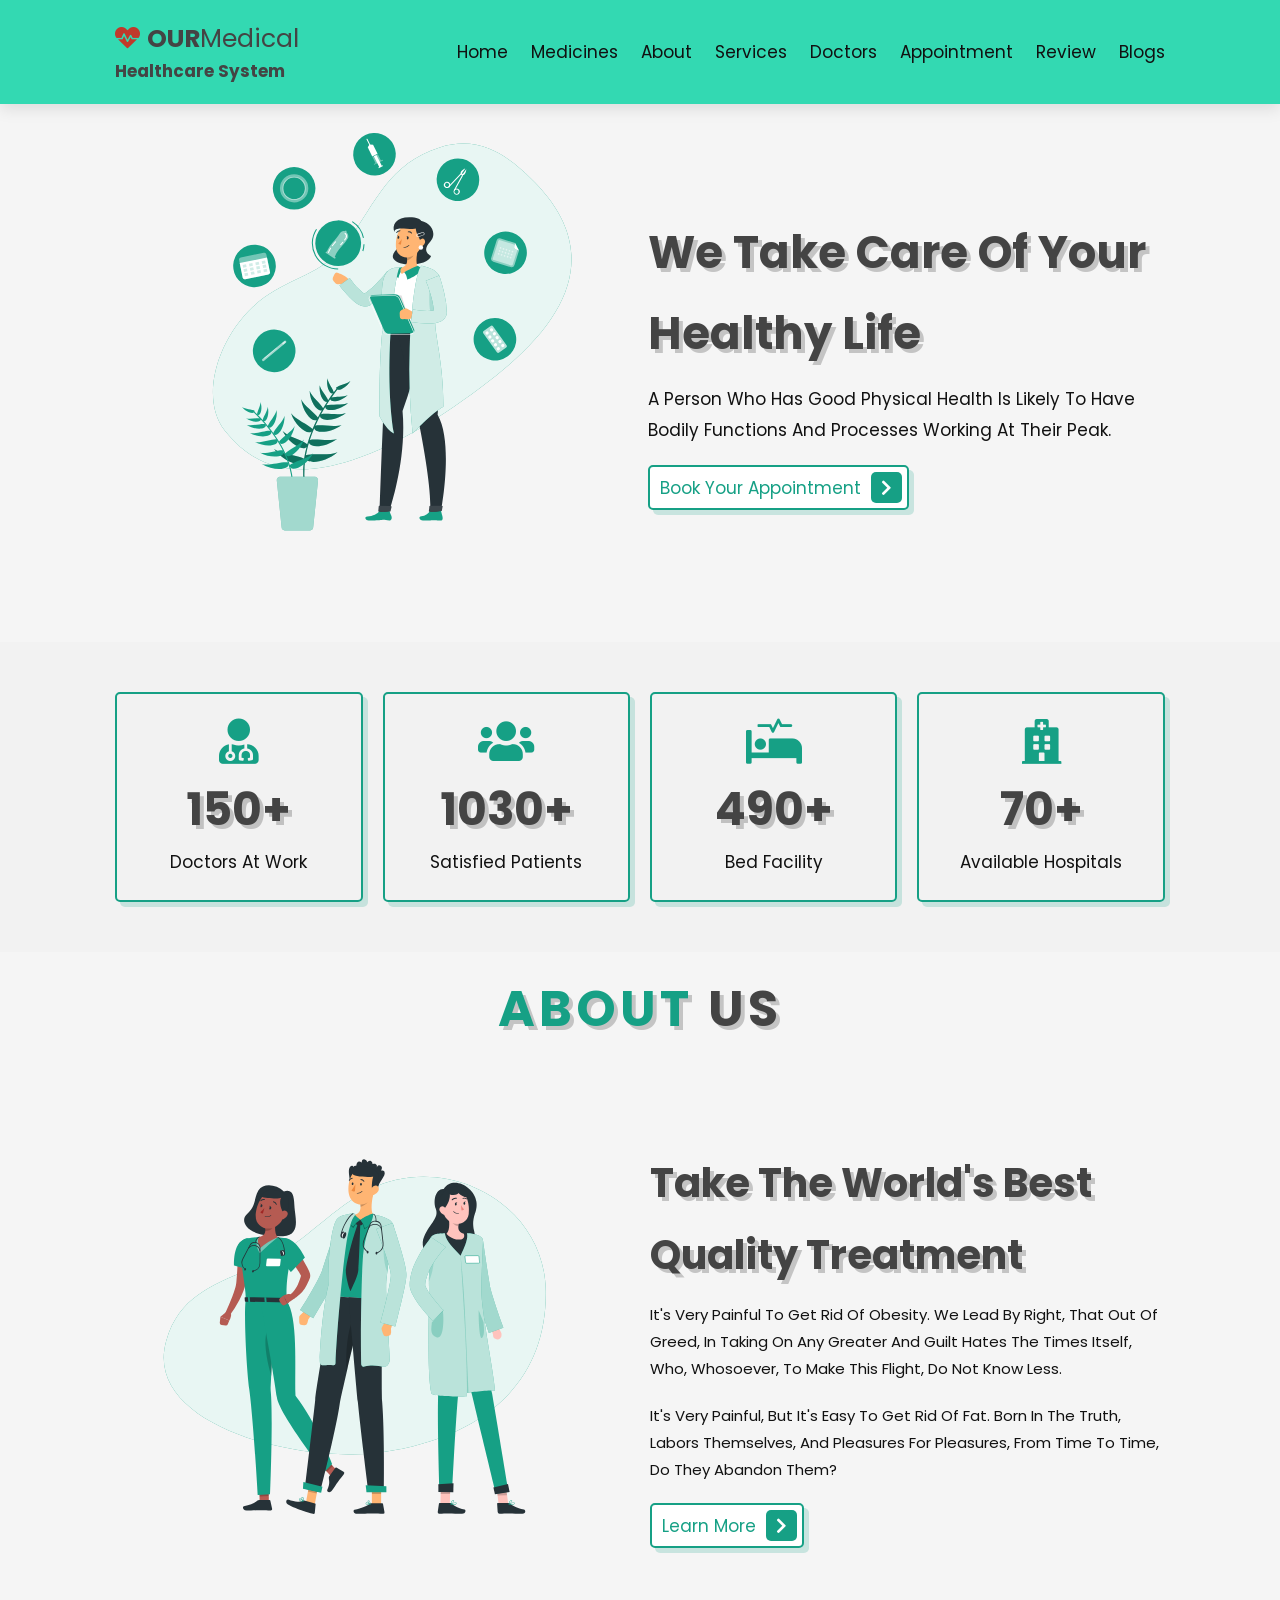
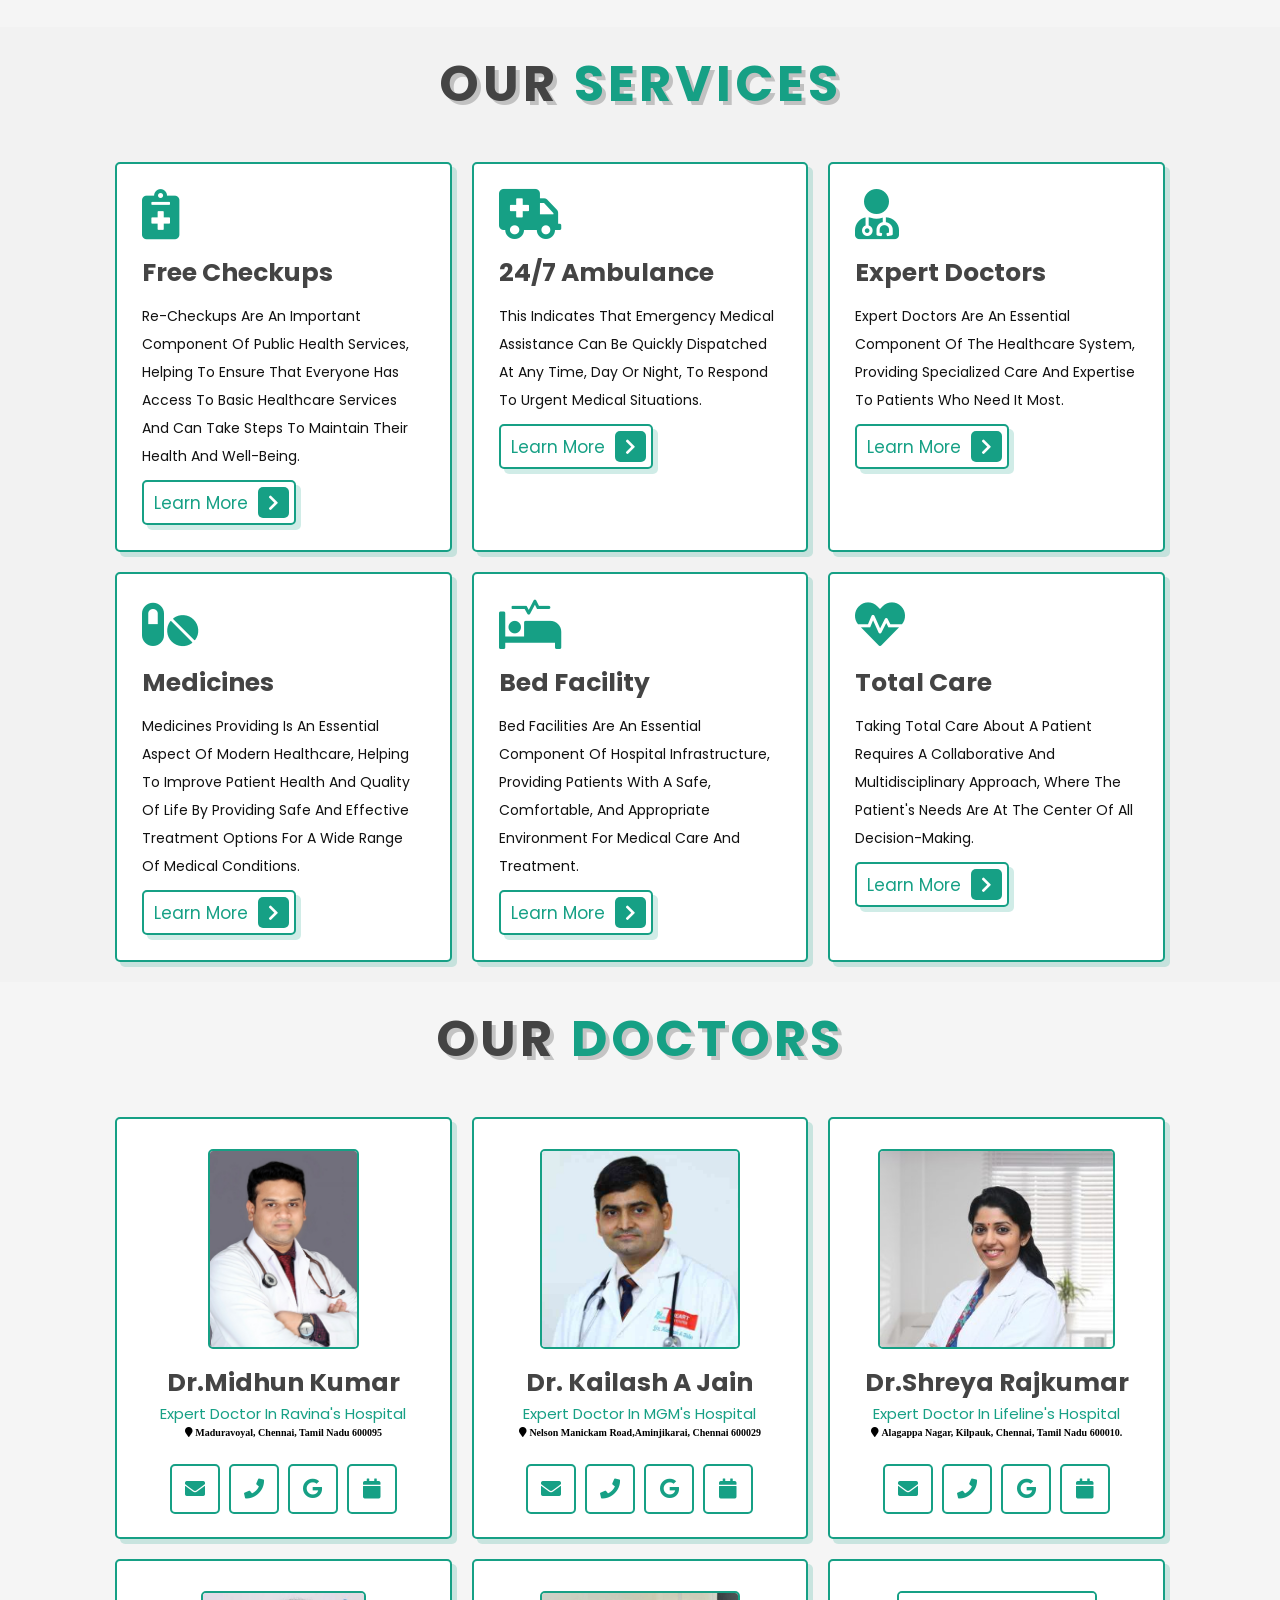
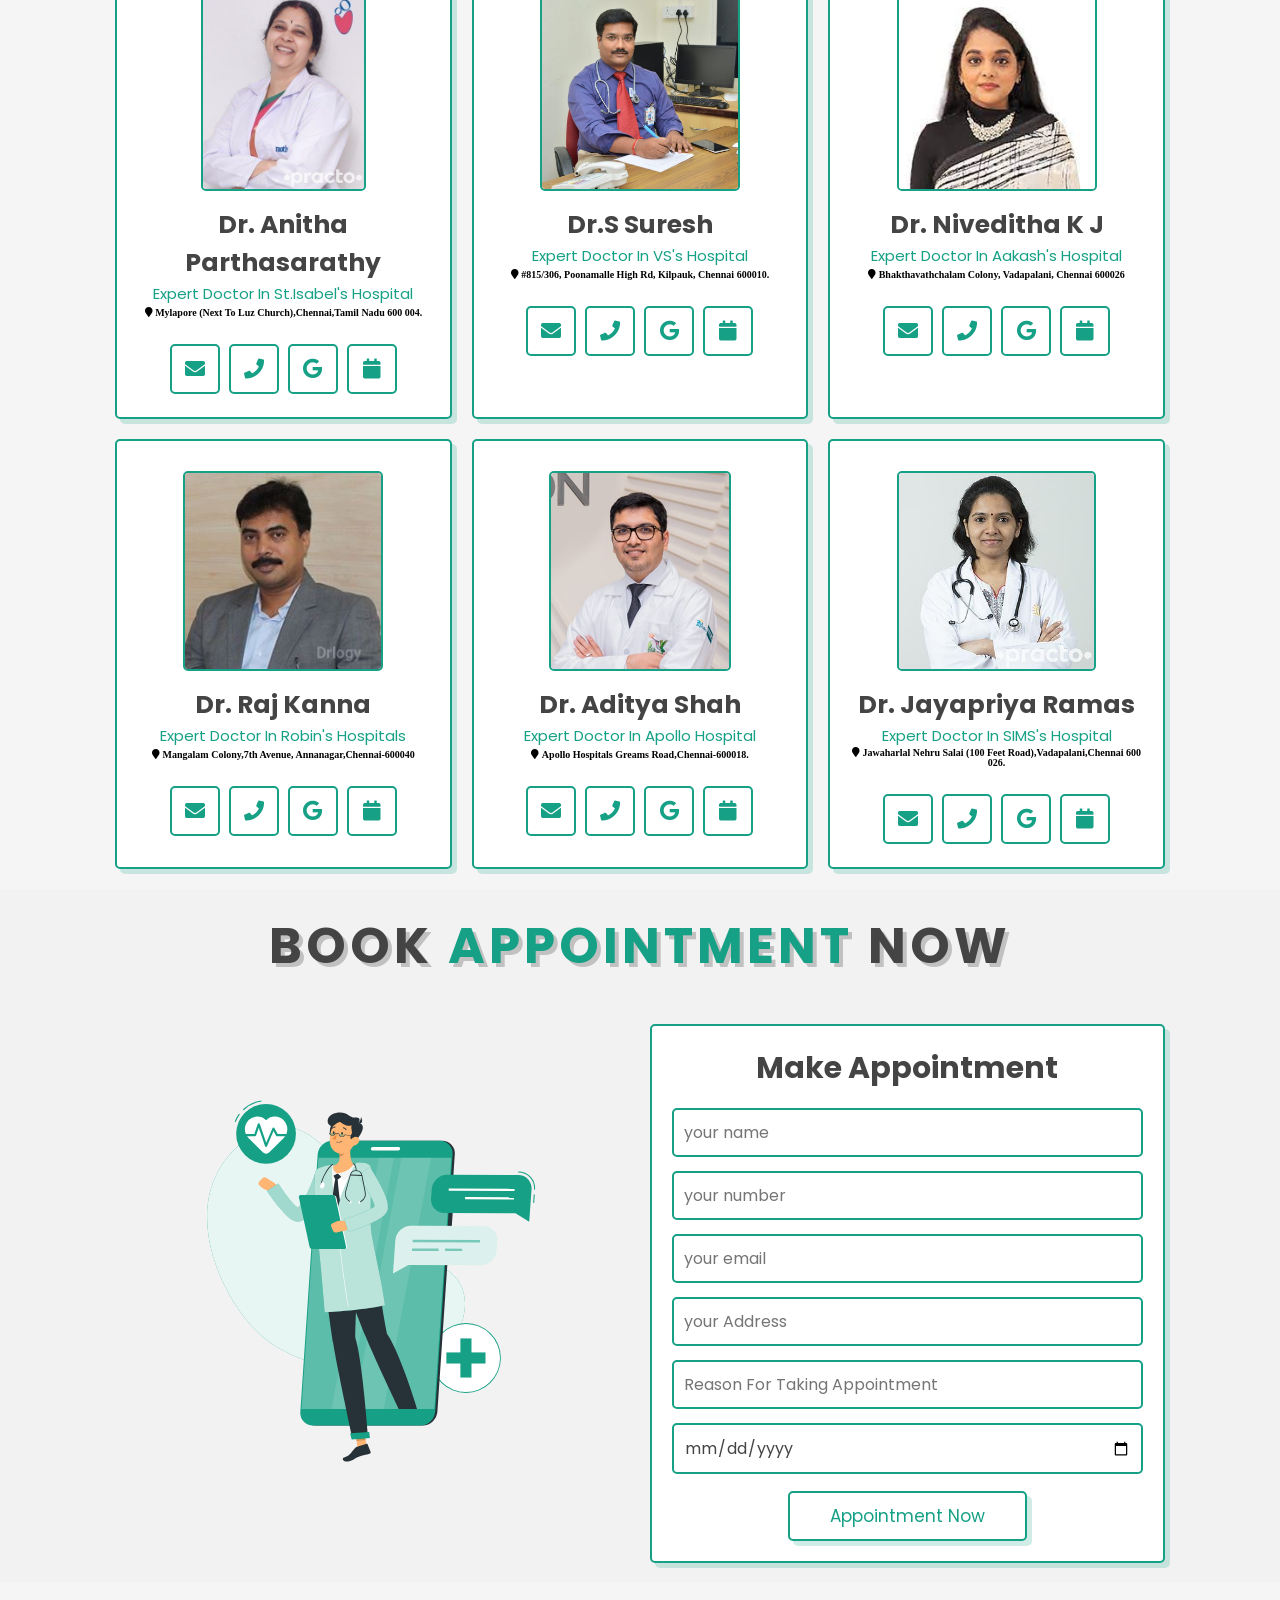
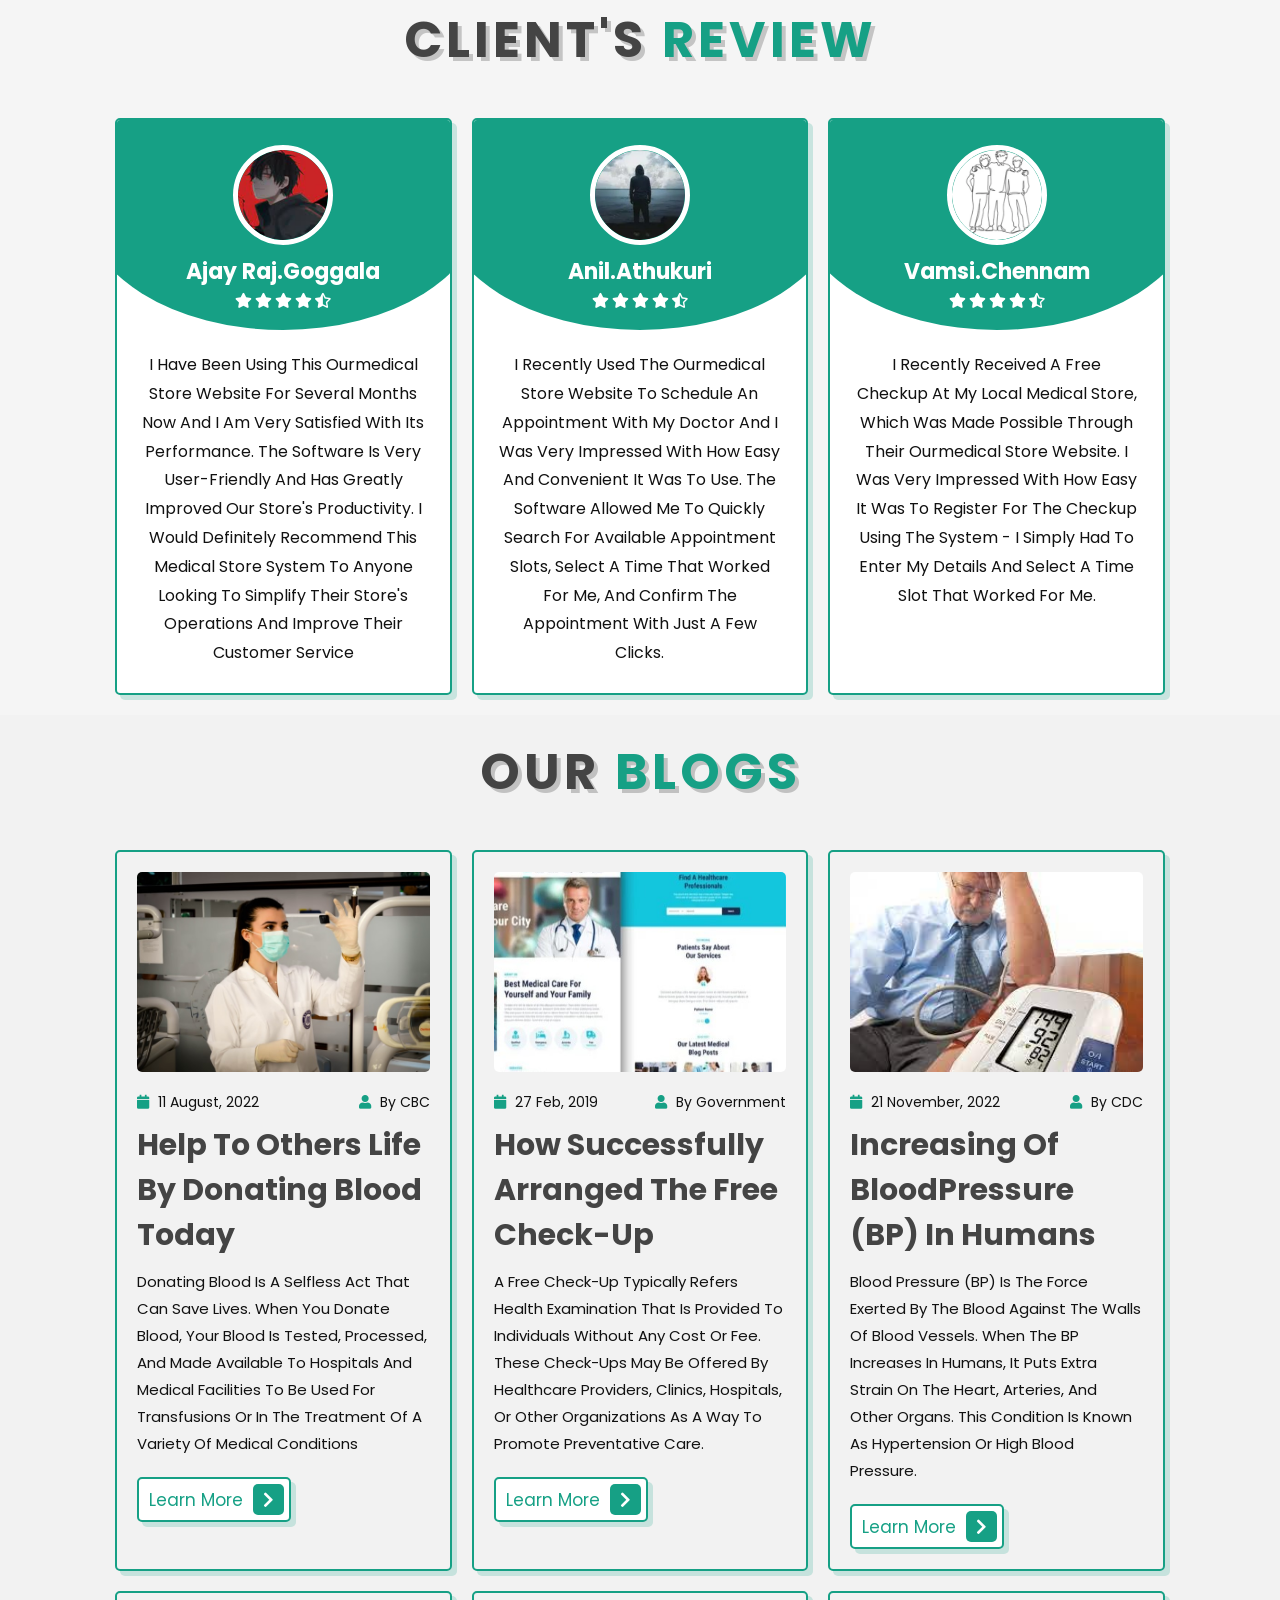
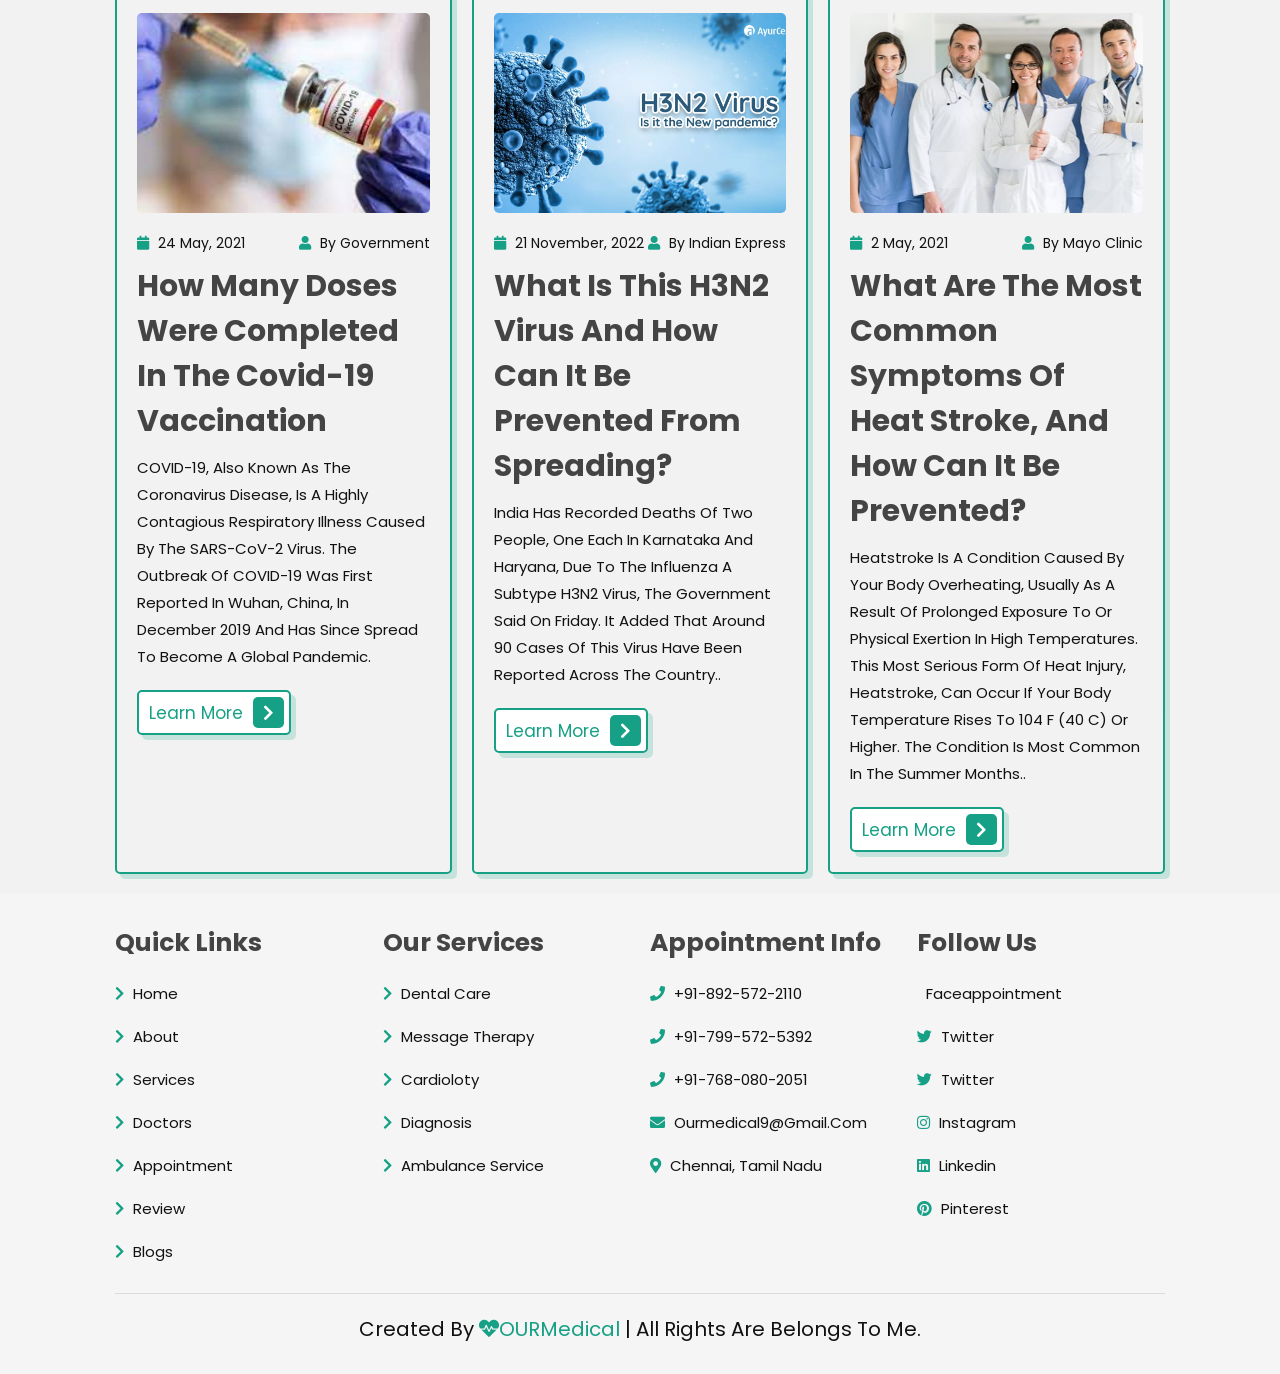
<file: index.html>
<!DOCTYPE html>
<html lang="en">
<head>
    <meta charset="UTF-8">
    <meta http-equiv="X-UA-Compatible" content="IE=edge">
    <meta name="viewport" content="width=device-width, initial-scale=1.0">
    <title>OURMedical</title>
    <link rel="icon" href="Favicon.png">

    <!-- font awesome cdn link  -->
    <link rel="stylesheet" href="https://cdnjs.cloudflare.com/ajax/libs/font-awesome/5.15.4/css/all.min.css">

    <!-- custom css file link  -->
    <link rel="stylesheet" href="css/style.css">

</head>
<body>
    
<!-- header section starts  -->

<header class="header">

    <a href="index.html" class="logo"> <i class="fas fa-heartbeat"></i> <strong>OUR</strong>Medical <br><h6>healthcare system</h6></a>

    <nav class="navbar">
        <a href="index.html">home</a>
        <a href="medico/index.html">medicines</a>
        <a href="#about">about</a>
        <a href="#services">services</a>
        <a href="#doctors">doctors</a>
        <a href="#appointment">appointment</a>
        <a href="#review">review</a>
        <a href="#blogs">blogs</a>
        
    </nav>

    <div id="menu-btn" class="fas fa-bars"></div>

</header>

<!-- header section ends -->

<!-- home section starts  -->

<section class="home" id="home">

    <div class="image">
        <img src="image/home-img.svg" alt="">
    </div>

    <div class="content">
        <h3>we take care of your healthy life</h3>
        <p> A person who has good physical health is likely to have bodily functions and processes working at their peak.</p>
        <a href="#appointment" class="btn"> Book Your appointment <span class="fas fa-chevron-right"></span> </a>
    </div>

</section>

<!-- home section ends -->

<!-- icons section starts  -->

<section class="icons-container">

    <div class="icons">
        <i class="fas fa-user-md"></i>
        <h3>150+</h3>
        <p>doctors at work</p>
    </div>

    <div class="icons">
        <i class="fas fa-users"></i>
        <h3>1030+</h3>
        <p>satisfied patients</p>
    </div>

    <div class="icons">
        <i class="fas fa-procedures"></i>
        <h3>490+</h3>
        <p>bed facility</p>
    </div>

    <div class="icons">
        <i class="fas fa-hospital"></i>
        <h3>70+</h3>
        <p>available hospitals</p>
    </div>

</section>

<!-- icons section ends -->

<!-- about section starts  -->

<section class="about" id="about">

    <h1 class="heading"> <span>about</span> us </h1>

    <div class="row">

        <div class="image">
            <img src="image/about-img.svg" alt="">
        </div>

        <div class="content">
            <h3>take the world's best quality treatment</h3>
            <p>It's very painful to get rid of obesity. We lead by right, that out of greed, in taking on any greater and guilt hates the times itself, who, whosoever, to make this flight, do not know less.</p>
            <p>It's very painful, but it's easy to get rid of fat. Born in the truth, labors themselves, and pleasures for pleasures, from time to time, do they abandon them?</p>
            <a href="#" class="btn"> learn more <span class="fas fa-chevron-right"></span> </a>
        </div>

    </div>

</section>

<!-- about section ends -->

<!-- services section starts  -->

<section class="services" id="services">

    <h1 class="heading"> our <span>services</span> </h1>

    <div class="box-container">

        <div class="box">
            <i class="fas fa-notes-medical"></i>
            <h3>free checkups</h3>
            <p>re-checkups are an important component of public health services, helping to ensure that everyone has access to basic healthcare services and can take steps to maintain their health and well-being.</p>
            <a href="checkup.html" class="btn"> learn more <span class="fas fa-chevron-right"></span> </a>
        </div>

        <div class="box">
            <i class="fas fa-ambulance"></i>
            <h3>24/7 ambulance</h3>
            <p>This indicates that emergency medical assistance can be quickly dispatched at any time, day or night, to respond to urgent medical situations.</p>
            <a href="ambul.html" class="btn"> learn more <span class="fas fa-chevron-right"></span> </a>
        </div>

        <div class="box">
            <i class="fas fa-user-md"></i>
            <h3>expert doctors</h3>
            <p>Expert doctors are an essential component of the healthcare system, providing specialized care and expertise to patients who need it most.</p>
            <a href="experts.html" class="btn"> learn more <span class="fas fa-chevron-right"></span> </a>
        </div>

        <div class="box">
            <i class="fas fa-pills"></i>
            <h3>medicines</h3>
            <p>medicines providing is an essential aspect of modern healthcare, helping to improve patient health and quality of life by providing safe and effective treatment options for a wide range of medical conditions.</p>
            <a href="medic.html" class="btn"> learn more <span class="fas fa-chevron-right"></span> </a>
        </div>

        <div class="box">
            <i class="fas fa-procedures"></i>
            <h3>bed facility</h3>
            <p>bed facilities are an essential component of hospital infrastructure, providing patients with a safe, comfortable, and appropriate environment for medical care and treatment.</p>
            <a href="bed.html" class="btn"> learn more <span class="fas fa-chevron-right"></span> </a>
        </div>

        <div class="box">
            <i class="fas fa-heartbeat"></i>
            <h3>total care</h3>
            <p>taking total care about a patient requires a collaborative and multidisciplinary approach, where the patient's needs are at the center of all decision-making.</p>
            <a href="care.html" class="btn"> learn more <span class="fas fa-chevron-right"></span> </a>
        </div>

    </div>

</section>

<!-- services section ends -->



<!-- doctors section starts  -->

<section class="doctors" id="doctors">

    <h1 class="heading"> our <span>doctors</span> </h1>

    <div class="box-container">

        <div class="box">
            <img src="image/doc-1.jpg" alt="">
            <h3>Dr.midhun kumar</h3>
            <span>expert doctor in Ravina's hospital</span>
            <p><i class="fa fa-map-marker"> Maduravoyal, Chennai, Tamil Nadu 600095</i></p>
            <div class="share">
            <a class="fa fa-envelope" href="mailto:contact@ravinahospital.com"></a>
                <a href="tel:9840036349" class="fa fa-phone"></a>
                <a href="https://www.ravinahospital.com/" class="fab fa-google"></a>
                <a href="https://www.lybrate.com/chennai/clinic/sundaram-hospital-tiruttani" class="fa fa-calendar"></a>
                
            </div>
        </div>

        <div class="box">
            <img src="image/doc-2.jpg" alt="">
            <h3>Dr. Kailash A Jain</h3>
            <span>expert doctor in MGM's hospital</span>
            <p><i class="fa fa-map-marker"> Nelson Manickam Road,Aminjikarai, Chennai 600029</i></p>
            <div class="share">
            <a href="mailto:info@mgmhealthcare.in" class="fa fa-envelope"></a>
                <a href="tel:+914442004200" class="fa fa-phone"></a>
                <a href="https://mgmhealthcare.in/neurosciences-spinal-disorder/overview/?utm_source=google&utm_medium=cpc&utm_campaign=js_neuro&gclid=CjwKCAjw5dqgBhBNEiwA7PryaIrBBPxL2aZOfN28bF6gnsv1wS7STVQVLU7K-qsvzBvV4w2HzczbHxoCnW4QAvD_BwE" class="fab fa-google"></a>
                <a href="https://www.practo.com/chennai/doctor/dr-kailash-a-jain-cardiac-surgeon" class="fa fa-calendar"></a>
            </div>
        </div>

        <div class="box">
            <img src="image/doc-3.jpg" alt="">
            <h3>Dr.shreya rajkumar</h3>
            <span>expert doctor in lifeline's hospital</span>
            <p><i class="fa fa-map-marker"> Alagappa Nagar, Kilpauk, Chennai, Tamil Nadu 600010.</i></p>
            <div class="share">
            <a href="mailto:nat@llh.bz" class="fa fa-envelope"></a>
                <a href="tel:96772 22333" class="fa fa-phone"></a>
                <a href="https://thelifelinehospitals.com/" class="fab fa-google"></a>
                <a href="https://thelifelinehospitals.com/book-appointment/" class="fa fa-calendar"></a>
            </div>
        </div>

        <div class="box">
            <img src="image/doc-4.jpg" alt="">
            <h3>Dr. Anitha Parthasarathy</h3>
            <span>expert doctor in St.Isabel's Hospital</span>
            <p><i class="fa fa-map-marker"> Mylapore (next to Luz Church),Chennai,Tamil Nadu 600 004.</i></p>
            <div class="share">
            <a href="info@stisabelshospital.in" class="fa fa-envelope"></a>
                <a href="tel:+9144 2499 1081,+9144 2499 1082" class="fa fa-phone"></a>
                <a href="https://stisabelshospital.in/" class="fab fa-google"></a>
                <a href="https://www.practo.com/chennai/doctor/dr-anitha-parthasarathy-gynecologist-obstetrician-4?specialization=Gynecologist&practice_id=645546" class="fa fa-calendar"></a>
            </div>
        </div>

        <div class="box">
            <img src="image/doc-5.jpg" alt="">
            <h3>Dr.S Suresh</h3>
            <span>expert doctor in VS's Hospital</span>
            <p><i class="fa fa-map-marker"> #815/306, Poonamalle High Rd, Kilpauk, Chennai 600010.  </i></p>
            <div class="share">
                <a href="mailto:hrd@vshospitals.com" class="fa fa-envelope"></a>
                <a href="tel:+91-9962 242 000, +91 44 4200 1000" class="fa fa-phone"></a>
                <a href="https://vshospitals.com/" class="fab fa-google"></a>
                <a href="https://www.practo.com/chennai/doctor/dr-s-suresh-oncologist" class="fa fa-calendar"></a>
            </div>
        </div>

        <div class="box">
            <img src="image/doc-6.jpg" alt="">
            <h3>Dr. Niveditha K J</h3>
            <span>expert doctor in Aakash's Hospital</span>
            <p><i class="fa fa-map-marker"> Bhakthavathchalam Colony, Vadapalani, Chennai 600026 </i></p>
            <div class="share">
                <a href="mailto:frontdesk@aakashfertilitycenter.in" class="fa fa-envelope"></a>
                <a href="tel:+9172999 74701" class="fa fa-phone"></a>
                <a href="https://aakashfertilitycentre.in/" class="fab fa-google"></a>
                <a href="https://www.practo.com/chennai/doctor/niveditha-k-j-gynecologist-obstetrician/recommended?practice_id=700889&specialization=Gynecologist&referrer=doctor_listing" class="fa fa-calendar"></a>
            </div>
        </div>
        <div class="box">
            <img src="image/doc-7.jpg" alt="">
            <h3>Dr. Raj Kanna</h3>
            <span>expert doctor in robin's hospitals</span>
            <p><i class="fa fa-map-marker">  Mangalam Colony,7th Avenue, Annanagar,Chennai-600040 </i></p>
            <div class="share">
                <a href="mailto:info@robinhospitals.com" class="fa fa-envelope"></a>
                <a href="tel:+919444444911" class="fa fa-phone"></a>
                <a href="https://www.robinhospitals.com/" class="fab fa-google"></a>
                <a href="https://www.practo.com/chennai/doctor/dr-kanna-orthopedist" class="fa fa-calendar"></a>
            </div>
        </div>
        <div class="box">
            <img src="image/doc-8.jpg" alt="">
            <h3>Dr. Aditya Shah</h3>
            <span>expert doctor in Apollo Hospital</span>
            <p><i class="fa fa-map-marker"> Apollo Hospitals Greams Road,Chennai-600018. </i></p>
            <div class="share">
                <a href="mailto:contactus@apollospectra.com" class="fa fa-envelope"></a>
                <a href="tel:8448440991" class="fa fa-phone"></a>
                <a href="https://www.apollospectra.com/chennai/alwarpet/our-hospitals/best-hospital-in-alwarpet-chennai" class="fab fa-google"></a>
                <a href="https://www.apollo247.com/doctors/4ca6bfec-b729-4246-9a10-c88c06fdf193?utm_source=askapollo_web&utm_medium=web_redirection" class="fa fa-calendar"></a>
            </div>
        </div>
        <div class="box">
            <img src="image/doc-9.jpg" alt="">
            <h3>Dr. Jayapriya Ramas</h3>
            <span>expert doctor in SIMS's Hospital</span>
            <p><i class="fa fa-map-marker"> Jawaharlal Nehru Salai (100 Feet Road),Vadapalani,Chennai 600 026. </i></p>
            <div class="share">
                <a href="mailto:enquiry@simshospitals.com" class="fa fa-envelope"></a>
                <a href="tel:8754045269" class="fa fa-phone"></a>
                <a href="https://simshospitals.com/" class="fab fa-google"></a>
                <a href="https://www.practo.com/chennai/doctor/jayapriya-ramas-gastroenterologist?specialization=Laparoscopic%20Surgeon&practice_id=1192041" class="fa fa-calendar"></a>
            </div>
        </div>

    </div>

</section>

<!-- doctors section ends -->

<!-- appointmenting section starts   -->

<section class="appointment" id="appointment">

    <h1 class="heading"> book <span>appointment</span> now </h1>    

    <div class="row">

        <div class="image">
            <img src="image/appointment-img.svg" alt="">
        </div>

        <!-- <form action="signup.php" method="post"> -->
            <form action="appoint.html" method="post">
            <h3>make appointment</h3>
            <input type="text"name="name" placeholder="your name" class="box" required>
            <input type="number"name="number" placeholder="your number" class="box" required>
            <input type="email"name="email" placeholder="your email" class="box" required>
            <input type="text"name="Address" placeholder="your Address" class="box" required>
            <input type="text"name="Reason" placeholder="Reason For Taking Appointment" class="box" required>
            <input type="date"name="date" class="box" required>
            <input type="submit" name="submit" value="appointment now" class="btn">
        </form>

    </div>

</section>

<!-- appointmenting section ends -->

<!-- review section starts  -->

<section class="review" id="review">
    
    <h1 class="heading"> client's <span>review</span> </h1>

    <div class="box-container">

        <div class="box">
            <img src="image/pic-1.png" alt="">
            <h3>Ajay Raj.Goggala</h3>
            <div class="stars">
                <i class="fas fa-star"></i>
                <i class="fas fa-star"></i>
                <i class="fas fa-star"></i>
                <i class="fas fa-star"></i>
                <i class="fas fa-star-half-alt"></i>
            </div>
            <p class="text">I have been using this Ourmedical store website for several months now and I am very satisfied with its performance. The software is very user-friendly and has greatly improved our store's productivity. I would definitely recommend this medical store  system to anyone looking to simplify their store's operations and improve their customer service</p>
        </div>

        <div class="box">
            <img src="image/pic-2.png" alt="">
            <h3>Anil.Athukuri</h3>
            <div class="stars">
                <i class="fas fa-star"></i>
                <i class="fas fa-star"></i>
                <i class="fas fa-star"></i>
                <i class="fas fa-star"></i>
                <i class="fas fa-star-half-alt"></i>
            </div>
            <p class="text">I recently used the Ourmedical store website to schedule an appointment with my doctor and I was very impressed with how easy and convenient it was to use. The software allowed me to quickly search for available appointment slots, select a time that worked for me, and confirm the appointment with just a few clicks.</p>
        </div>

        <div class="box">
            <img src="image/pic-3.png" alt="">
            <h3>vamsi.Chennam</h3>
            <div class="stars">
                <i class="fas fa-star"></i>
                <i class="fas fa-star"></i>
                <i class="fas fa-star"></i>
                <i class="fas fa-star"></i>
                <i class="fas fa-star-half-alt"></i>
            </div>
            <p class="text">I recently received a free checkup at my local medical store, which was made possible through their Ourmedical store website. I was very impressed with how easy it was to register for the checkup using the system - I simply had to enter my details and select a time slot that worked for me.</p>
        </div>

    </div>

</section>

<!-- review section ends -->

<!-- blogs section starts  -->

<section class="blogs" id="blogs">

    <h1 class="heading"> our <span>blogs</span> </h1>

    <div class="box-container">

        <div class="box">
            <div class="image">
                <img src="image/blog-1.jpg" alt="">
            </div>
            <div class="content">
                <div class="icon">
                    <a href="https://www.chennaibloodcentre.com/"> <i class="fas fa-calendar"></i> 11 August, 2022 </a>
                    <a href="https://www.chennaibloodcentre.com/"> <i class="fas fa-user"></i> by CBC </a>
                </div>
                <h3>Help To others life by Donating blood today </h3>
                <p>Donating blood is a selfless act that can save lives. When you donate blood, your blood is tested, processed, and made available to hospitals and medical facilities to be used for transfusions or in the treatment of a variety of medical conditions</p>
                <a href="https://www.chennaibloodcentre.com/" class="btn"> learn more <span class="fas fa-chevron-right"></span> </a>
            </div>
        </div>

        <div class="box">
            <div class="image">
                <img src="image/blog-2.jpg" alt="">
            </div>
            <div class="content">
                <div class="icon">
                    <a href="https://timesofindia.indiatimes.com/city/chennai/free-health-check-up-for-chennai-residents/articleshow/98347523.cms?from=mdr"> <i class="fas fa-calendar"></i> 27 feb, 2019 </a>
                    <a href="https://timesofindia.indiatimes.com/city/chennai/free-health-check-up-for-chennai-residents/articleshow/98347523.cms?from=mdr"> <i class="fas fa-user"></i> by Government </a>
                </div>
                <h3>How Successfully Arranged The Free Check-Up</h3>
                <p>A free check-up typically refers  health examination that is provided to individuals without any cost or fee. These check-ups may be offered by healthcare providers, clinics, hospitals, or other organizations as a way to promote preventative care.</p>
                <a href="https://timesofindia.indiatimes.com/city/chennai/free-health-check-up-for-chennai-residents/articleshow/98347523.cms?from=mdr" class="btn"> learn more <span class="fas fa-chevron-right"></span> </a>
            </div>
        </div>

        <div class="box">
            <div class="image">
                <img src="image/blog-3.jpg" alt="">
            </div>
            <div class="content">
                <div class="icon">
                    <a href="https://www.cdc.gov/bloodpressure/about.htm#:~:text=High%20blood%20pressure%20usually%20develops,for%20developing%20high%20blood%20pressure."> <i class="fas fa-calendar"></i> 21 november, 2022 </a>
                    <a href="https://www.cdc.gov/bloodpressure/about.htm#:~:text=High%20blood%20pressure%20usually%20develops,for%20developing%20high%20blood%20pressure."> <i class="fas fa-user"></i> by CDC </a>
                </div>
                <h3>Increasing of BloodPressure (BP) in Humans</h3>
                <p>Blood pressure (BP) is the force exerted by the blood against the walls of blood vessels. When the BP increases in humans, it puts extra strain on the heart, arteries, and other organs. This condition is known as hypertension or high blood pressure. </p>
                <a href="https://www.cdc.gov/bloodpressure/about.htm#:~:text=High%20blood%20pressure%20usually%20develops,for%20developing%20high%20blood%20pressure." class="btn"> learn more <span class="fas fa-chevron-right"></span> </a>
            </div>
        </div>
        <div class="box">
            <div class="image">
                <img src="image/blog-4.jpg" alt="">
            </div>
            <div class="content">
                <div class="icon">
                    <a href="https://www.cowin.gov.in/"> <i class="fas fa-calendar"></i> 24 may, 2021 </a>
                    <a href="https://www.cowin.gov.in/"> <i class="fas fa-user"></i> by Government </a>
                </div>
                <h3>how many doses were completed in the covid-19 vaccination</h3>
                <p>COVID-19, also known as the coronavirus disease, is a highly contagious respiratory illness caused by the SARS-CoV-2 virus. The outbreak of COVID-19 was first reported in Wuhan, China, in December 2019 and has since spread to become a global pandemic.</p>
                <a href="https://www.cowin.gov.in/" class="btn"> learn more <span class="fas fa-chevron-right"></span> </a>
            </div>
        </div>
        <div class="box">
            <div class="image">
                <img src="image/blog-5.jpg" alt="">
            </div>
            <div class="content">
                <div class="icon">
                    <a href="https://indianexpress.com/article/explained/explained-health/h3n2-virus-deaths-india-symptoms-prevention-8489731/"> <i class="fas fa-calendar"></i> 21 november, 2022 </a>
                    <a href="https://indianexpress.com/article/explained/explained-health/h3n2-virus-deaths-india-symptoms-prevention-8489731/"> <i class="fas fa-user"></i> by Indian Express </a>
                </div>
                <h3>What is this H3N2 virus and how can it be prevented from spreading?</h3>
                <p>India has recorded deaths of two people, one each in Karnataka and Haryana, due to the Influenza A subtype H3N2 virus, the government said on Friday. It added that around 90 cases of this virus have been reported across the country..</p>
                <a href="https://indianexpress.com/article/explained/explained-health/h3n2-virus-deaths-india-symptoms-prevention-8489731/" class="btn"> learn more <span class="fas fa-chevron-right"></span> </a>
            </div>
        </div>
        <div class="box">
            <div class="image">
                <img src="image/blog-6.jpg" alt="">
            </div>
            <div class="content">
                <div class="icon">
                    <a href="https://www.mayoclinic.org/diseases-conditions/heat-stroke/symptoms-causes/syc-20353581"> <i class="fas fa-calendar"></i> 2 may, 2021 </a>
                    <a href="https://www.mayoclinic.org/diseases-conditions/heat-stroke/symptoms-causes/syc-20353581"> <i class="fas fa-user"></i> by mayo clinic </a>
                </div>
                <h3>What are the most common symptoms of heat stroke, and how can it be prevented?</h3>
                <p>Heatstroke is a condition caused by your body overheating, usually as a result of prolonged exposure to or physical exertion in high temperatures. This most serious form of heat injury, heatstroke, can occur if your body temperature rises to 104 F (40 C) or higher. The condition is most common in the summer months..</p>
                <a href="https://www.mayoclinic.org/diseases-conditions/heat-stroke/symptoms-causes/syc-20353581" class="btn"> learn more <span class="fas fa-chevron-right"></span> </a>
            </div>
        </div>

    </div>

</section>

<!-- blogs section ends -->

<!-- footer section starts  -->

<section class="footer">

    <div class="box-container">

        <div class="box">
            <h3>quick links</h3>
            <a href="#home"> <i class="fas fa-chevron-right"></i> home </a>
            <a href="#about"> <i class="fas fa-chevron-right"></i> about </a>
            <a href="#services"> <i class="fas fa-chevron-right"></i> services </a>
            <a href="#doctors"> <i class="fas fa-chevron-right"></i> doctors </a>
            <a href="#appointment"> <i class="fas fa-chevron-right"></i> appointment </a>
            <a href="#review"> <i class="fas fa-chevron-right"></i> review </a>
            <a href="#blogs"> <i class="fas fa-chevron-right"></i> blogs </a>
        </div>

        <div class="box">
            <h3>our services</h3>
            <a href="#"> <i class="fas fa-chevron-right"></i> dental care </a>
            <a href="#"> <i class="fas fa-chevron-right"></i> message therapy </a>
            <a href="#"> <i class="fas fa-chevron-right"></i> cardioloty </a>
            <a href="#"> <i class="fas fa-chevron-right"></i> diagnosis </a>
            <a href="#"> <i class="fas fa-chevron-right"></i> ambulance service </a>
        </div>

        <div class="box">
            <h3>appointment info</h3>
            <a href="tel:8925722110"> <i class="fas fa-phone"></i> +91-892-572-2110  </a>
            <a href="tel:7995725392"> <i class="fas fa-phone"></i> +91-799-572-5392 </a>
            <a href="tel:7680802051"> <i class="fas fa-phone"></i> +91-768-080-2051</a>
            <a href="mailto:goggalaajayraj@gmail.com"> <i class="fas fa-envelope"></i> ourmedical9@gmail.com </a>
            <a href="https://www.google.com/maps/place/Dr.+M.G.R.+Educational+And+Research+Institute+university/@13.069378,80.1757722,17z/data=!3m1!4b1!4m5!3m4!1s0x3a5261504145fe7d:0x58810f43c3a748ae!8m2!3d13.069378!4d80.1779609"> <i class="fas fa-map-marker-alt"></i> Chennai, Tamil Nadu </a>
        </div>

        <div class="box">
            <h3>follow us</h3>
            <a href="#"> <i class="fab fa-faceappointment-f"></i> faceappointment </a>
            <a href="#"> <i class="fab fa-twitter"></i> twitter </a>
            <a href="#"> <i class="fab fa-twitter"></i> twitter </a>
            <a href="#"> <i class="fab fa-instagram"></i> instagram </a>
            <a href="#"> <i class="fab fa-linkedin"></i> linkedin </a>
            <a href="#"> <i class="fab fa-pinterest"></i> pinterest </a>
        </div>

    </div>

    <div class="credit"> created by <span><i class="fas fa-heartbeat"></i>OURMedical</span> | all rights are belongs to me.</div>

</section>

<!-- footer section ends -->


<!-- js file link  -->
<script src="js/script.js"></script>

</body>
</html>
</file>
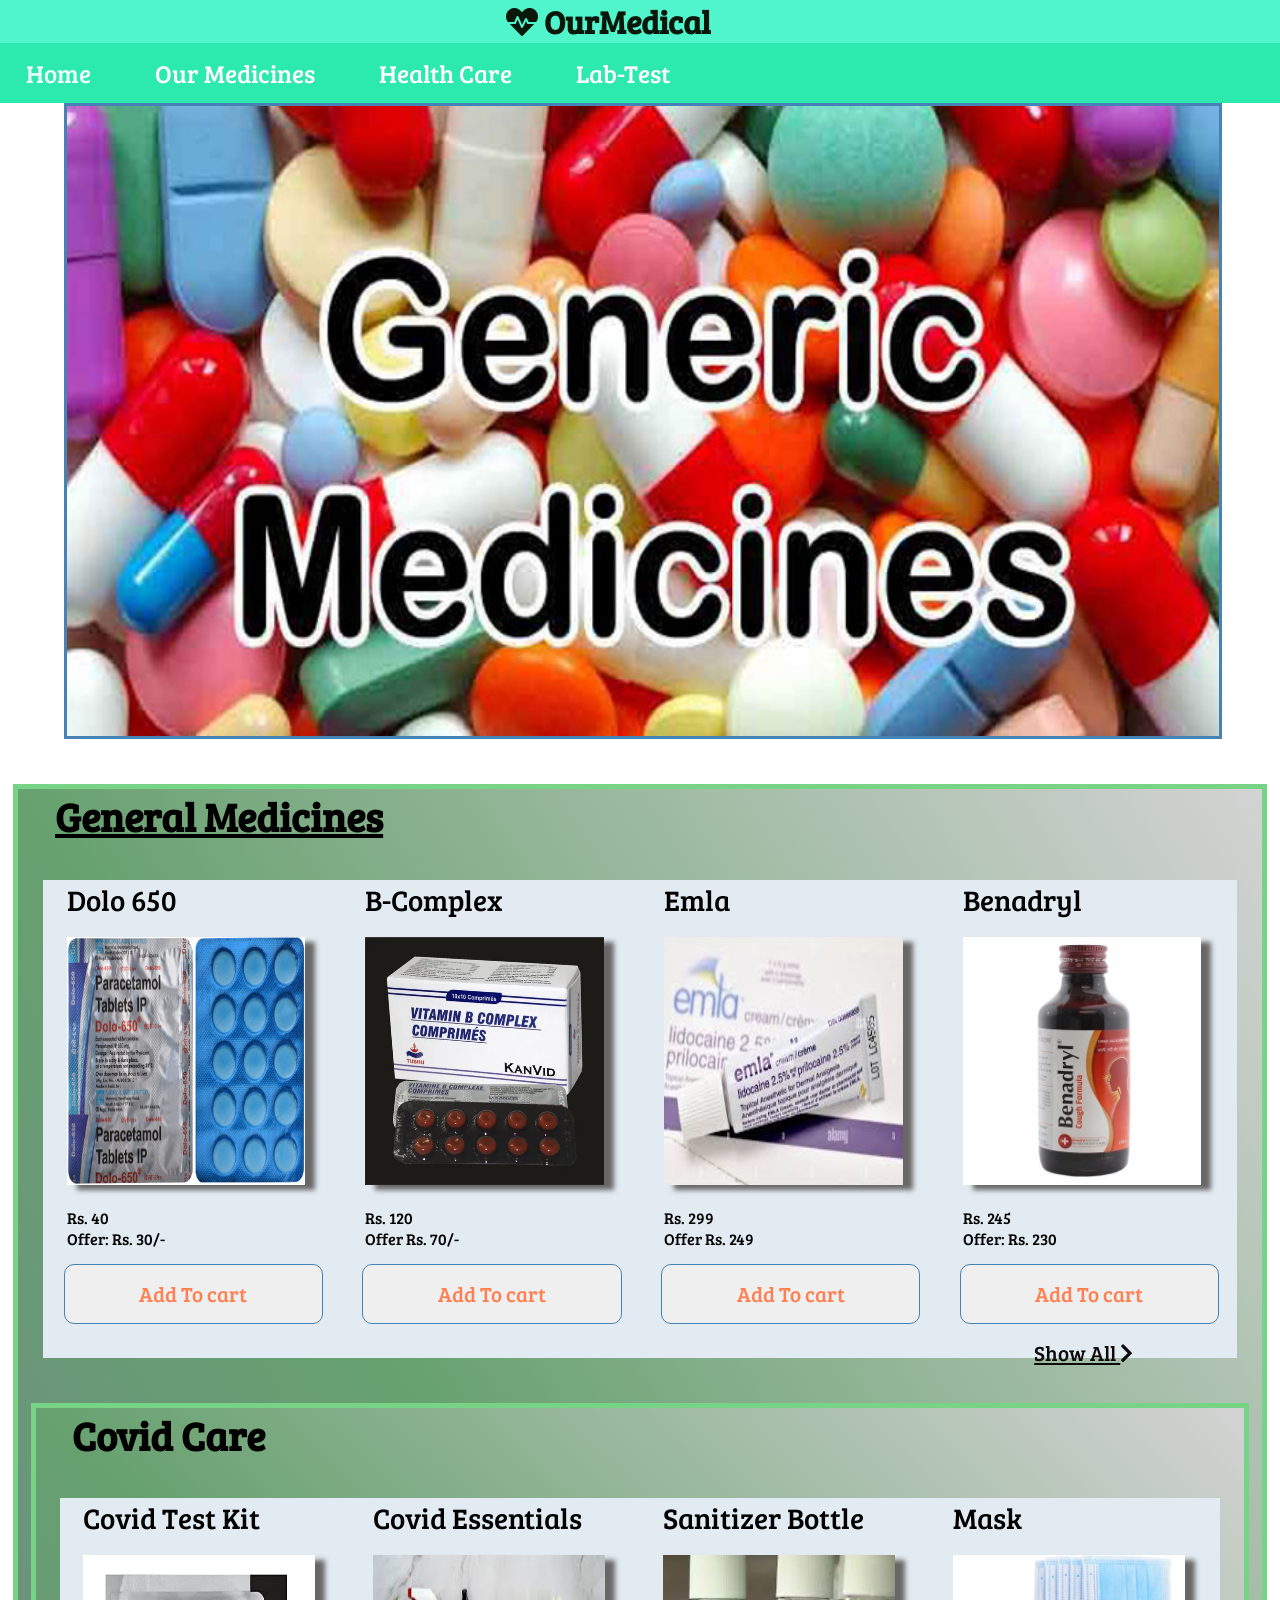
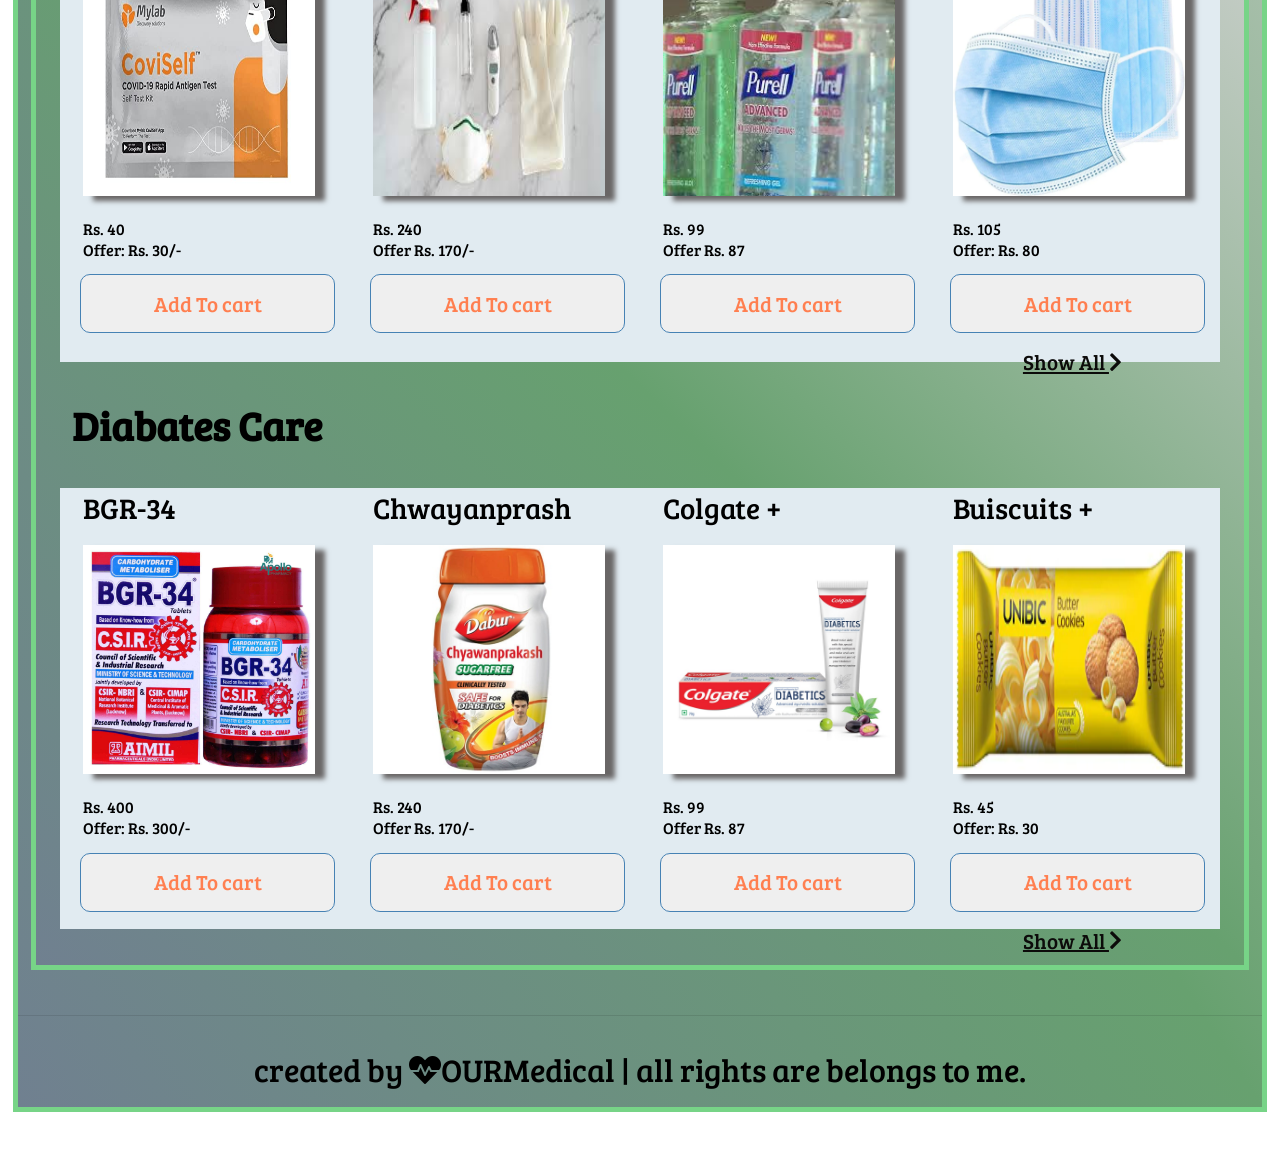
<file: medico/index.html>
<!DOCTYPE html>
<html lang="en">

<head>
    <meta charset="UTF-8">
    <meta http-equiv="X-UA-Compatible" content="IE=edge">
    <meta name="viewport" content="width=device-width, initial-scale=1.0">
    <title>OurMedical</title>
    <link rel="stylesheet" href="style.css">
    <link rel="icon" href="Favicon.png">
    <!-- font awesome cdn link  -->
    <link rel="stylesheet" href="https://cdnjs.cloudflare.com/ajax/libs/font-awesome/5.15.4/css/all.min.css">
</head>

<body>
    <div class="header">
        <h1>
            <i class="fas fa-heartbeat"></i> OurMedical
        </h1>
    </div>


    <nav class="navbar">
        <ul>
            <li>Home</li>
            <li>
                <a href="#">Our Medicines</a>
                <div class="dropdown">
                    <ul class="submenu">
                        <li>Fever</li>
                        <li>Muscle Pains</li>
                        <li>Cold & Cough</li>
                    </ul>
                </div>
            </li>
            <li>
                <a href="#">Health Care</a>
                <div class="dropdown">
                    <ul class="submenu">
                        <li>Baby Care</li>
                        <li>Skin Care</li>
                        <li>Home Care</li>
                        <li>Personal Care</li>
                        <li>Pet Care</li>
                    </ul>
            </li>
            <li>
                <a href="labTestForm.html" target="_blank">Lab-Test</a>
            </li>
        </ul>
    </nav>

    <div id="offers">
        <figure>
            <img src="./Images/Animation/ani1.jpg">
            <img src="./Images/Animation/ani2.png">
            <img src="./Images/Animation/ani3.jpg">
            <img src="./Images/Animation/ani4.jpg">
            <img src="./Images/Animation/ani5.jpg">
            <img src="./Images/Animation/ani1.jpg">
        </figure>
    </div>

    <section class="products">
        <h1><u>General Medicines</u></h1>
        <div class="cart">
            <div class="product">
                <p class="cart-header">Dolo 650</p>
                <img src="./Images/Products/c1.jpg" alt="c1">
                <p>Rs. 40</p>
                <p>Offer: Rs. 30/-</p>
                <button class="btn">Add To cart</button>
            </div>
            <div class="product">
                <p class="cart-header">B-Complex</p>
                <img src="./Images/Products/c2.jpg" alt="c2">
                <p>Rs. 120</p>
                <p>Offer Rs. 70/-</p>
                <button class="btn">Add To cart</button>
            </div>

            <div class="product">
                <p class="cart-header">Emla </p>
                <img src="./Images/Products/c3.jpg" alt="c3">
                <p>Rs. 299</p>
                <p>Offer Rs. 249</p>
                <button class="btn">Add To cart</button>
            </div>
            <div class="product">
                <p class="cart-header">Benadryl</p>
                <img src="./Images/Products/c4.jpg" alt="c4">
                <p>Rs. 245</p>
                <p>Offer: Rs. 230</p>
                <button class="btn">Add To cart</button>
                <a href="index.html" class="see"> Show All <span class="fas fa-chevron-right"></span> </a>
            </div>
        </div>
        <section class="products">
            <h1>Covid Care</h1>
            <div class="cart">
                <div class="product">
                    <p class="cart-header">Covid Test Kit</p>
                    <img src="./Images/Products/co1.jpg" alt="c1">
                    <p>Rs. 40</p>
                    <p>Offer: Rs. 30/-</p>
                    <button class="btn">Add To cart</button>
                </div>
                <div class="product">
                    <p class="cart-header">Covid Essentials</p>
                    <img src="./Images/Products/co2.jpg" alt="c2">
                    <p>Rs. 240</p>
                    <p>Offer Rs. 170/-</p>
                    <button class="btn">Add To cart</button>
                </div>
    
                <div class="product">
                    <p class="cart-header">Sanitizer Bottle</p>
                    <img src="./Images/Products/co3.jpg" alt="c3">
                    <p>Rs. 99</p>
                    <p>Offer Rs. 87</p>
                    <button class="btn">Add To cart</button>
                </div>
                <div class="product">
                    <p class="cart-header">Mask</p>
                    <img src="./Images/Products/co4.jpg" alt="c4">
                    <p>Rs. 105</p>
                    <p>Offer: Rs. 80</p>
                    <button class="btn">Add To cart</button>
                    <a href="index.html" class="see"> Show All <span class="fas fa-chevron-right"></span> </a>
                </div>
            </div>
    
        <h1>Diabates Care</h1>
        <div class="cart">
            <div class="product">
                <p class="cart-header">BGR-34</p>
                <img src="./Images/Products/d1.jpg" alt="d1">
                <p>Rs. 400</p>
                <p>Offer: Rs. 300/-</p>
                <button class="btn">Add To cart</button>
            </div>
            <div class="product">
                <p class="cart-header">Chwayanprash</p>
                <img src="./Images/Products/d2.jpg" alt="d2">
                <p>Rs. 240</p>
                <p>Offer Rs. 170/-</p>
                <button class="btn">Add To cart</button>
            </div>

            <div class="product">
                <p class="cart-header">Colgate +</p>
                <img src="./Images/Products/d3.jpg" alt="d3">
                <p>Rs. 99</p>
                <p>Offer Rs. 87</p>
                <button class="btn">Add To cart</button>
            </div>
            <div class="product">
                <p class="cart-header">Buiscuits +</p>
                <img src="./Images/Products/d4.png" alt="d4">
                <p>Rs. 45</p>
                <p>Offer: Rs. 30</p>
                <button class="btn">Add To cart</button>
                <a href="index.html" class="see"> Show All <span class="fas fa-chevron-right"></span> </a>
            </div>
        </div>

    </section>

    <div class="footer">
   
    <div class="credit"> created by <span><i class="fas fa-heartbeat"></i>OURMedical</span> | all rights are belongs to me.</div>
</div>
</body>

</html>
</file>
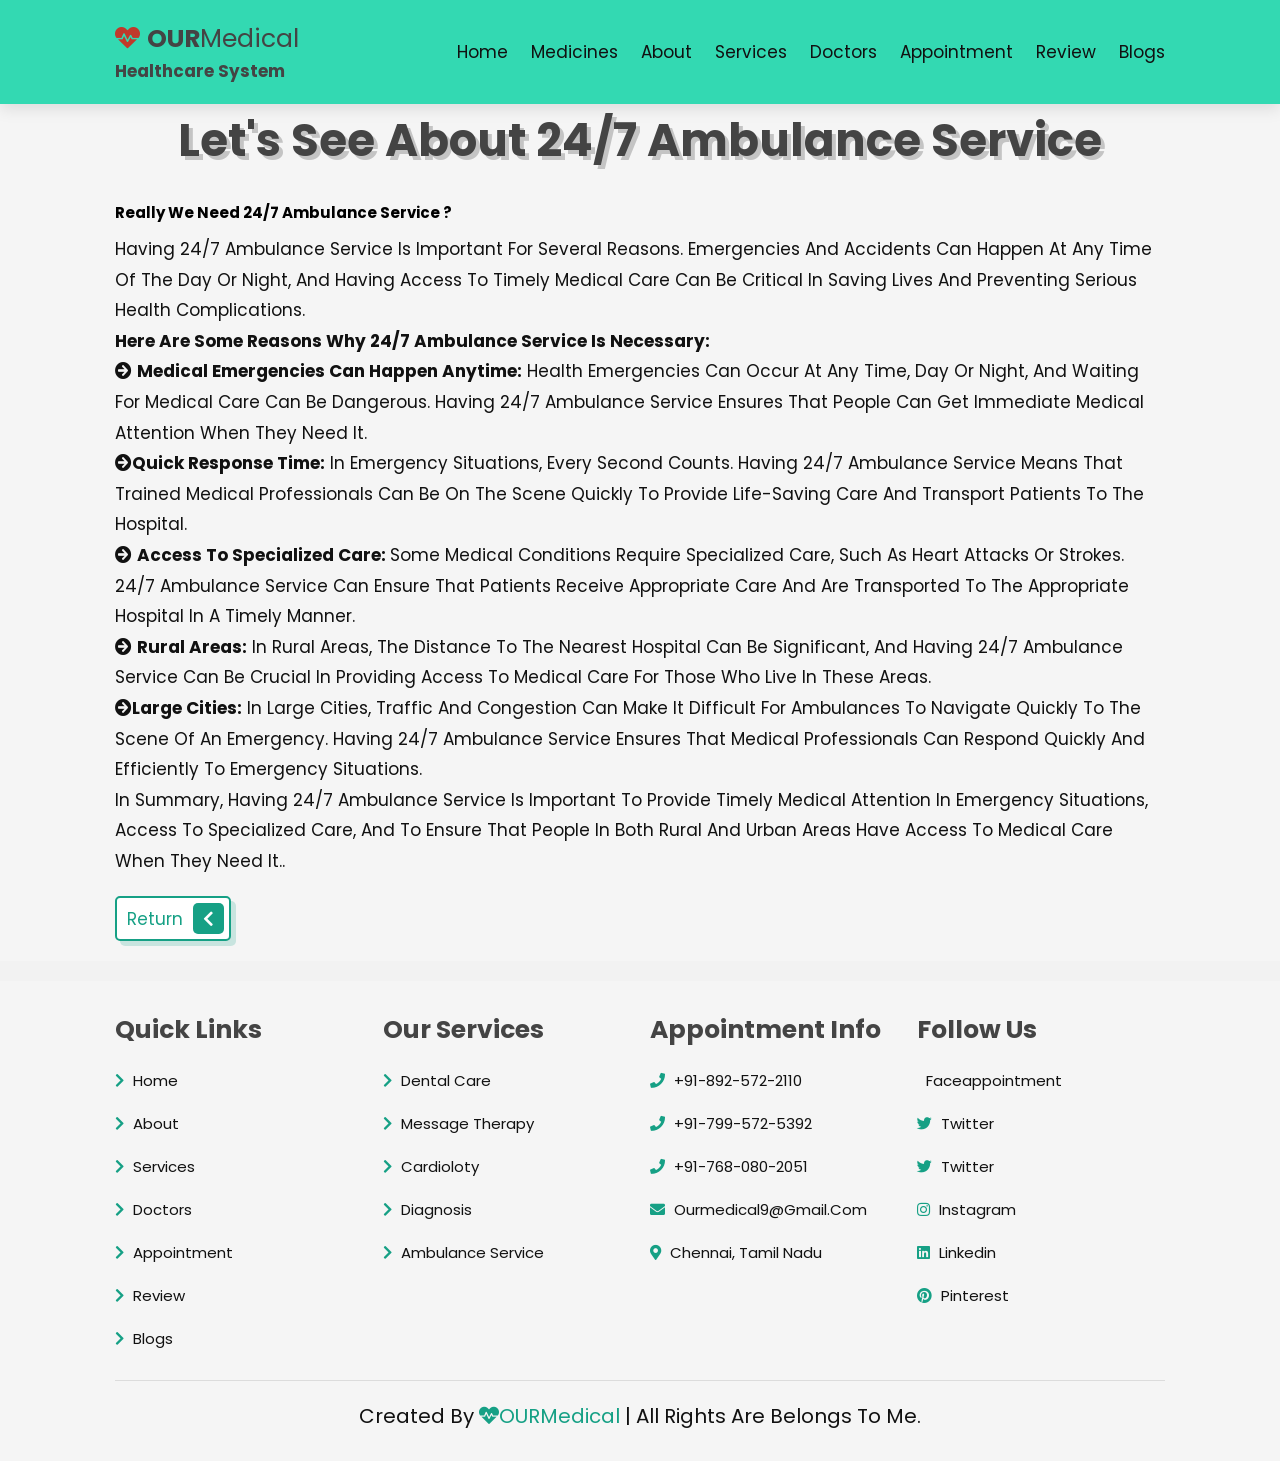
<file: ambul.html>
<!DOCTYPE html>
<html lang="en">
<head>
    <meta charset="UTF-8">
    <meta http-equiv="X-UA-Compatible" content="IE=edge">
    <meta name="viewport" content="width=device-width, initial-scale=1.0">
    <title>OURMedical</title>
    <link rel="icon" href="Favicon.png">

    <!-- font awesome cdn link  -->
    <link rel="stylesheet" href="https://cdnjs.cloudflare.com/ajax/libs/font-awesome/5.15.4/css/all.min.css">

    <!-- custom css file link  -->
    <link rel="stylesheet" href="css/style.css">

</head>
<body>
    
        <!-- header section starts  -->
        
        <header class="header">
        
            <a href="#" class="logo"> <i class="fas fa-heartbeat"></i> <strong>OUR</strong>Medical <br><h6>healthcare system</h6></a>
        
            <nav class="navbar">
                    <a href="index.html">home</a>
                    <a href="medico/index.html">medicines</a>
                    <a href="index.html#about">about</a>
                    <a href="index.html#services">services</a>
                    <a href="index.html#doctors">doctors</a>
                    <a href="index.html#appointment">appointment</a>
                    <a href="index.html#review">review</a>
                    <a href="index.html#blogs">blogs</a>
  
            </nav>
        
            <div id="menu-btn" class="fas fa-bars"></div>
        
        </header>
        <section class="home" id="home">
            <!-- <div class="image">
                <img src="image/home-img.svg" alt="">
            </div> -->
        
            <div class="topic">
                <h1>let's see about 24/7 ambulance service</h1>
                <strong><h2>really we need 24/7 ambulance service ?</h2></strong>
                <ol><p> Having 24/7 ambulance service is important for several reasons. Emergencies and accidents can happen at any time of the day or night, and having access to timely medical care can be critical in saving lives and preventing serious health complications. <br>
                    <u><strong> Here are some reasons why 24/7 ambulance service is necessary:</strong></u><br>
                   <i class="fa fa-arrow-circle-right"></i> <u><strong>Medical emergencies can happen anytime:</strong></u>  Health emergencies can occur at any time, day or night, and waiting for medical care can be dangerous. Having 24/7 ambulance service ensures that people can get immediate medical attention when they need it. <br>
                     
                   <i class="fa fa-arrow-circle-right"></i><u><strong>Quick response time:</strong></u>  In emergency situations, every second counts. Having 24/7 ambulance service means that trained medical professionals can be on the scene quickly to provide life-saving care and transport patients to the hospital. <br>
                     
                   <i class="fa fa-arrow-circle-right"></i> <u><strong>Access to specialized care: </strong></u>  Some medical conditions require specialized care, such as heart attacks or strokes. 24/7 ambulance service can ensure that patients receive appropriate care and are transported to the appropriate hospital in a timely manner. <br>
                     
                   <i class="fa fa-arrow-circle-right"></i> <u><strong>Rural areas:</strong></u>  In rural areas, the distance to the nearest hospital can be significant, and having 24/7 ambulance service can be crucial in providing access to medical care for those who live in these areas.   <br>
                     
                   <i class="fa fa-arrow-circle-right"></i><u><strong>Large cities:</strong></u>  In large cities, traffic and congestion can make it difficult for ambulances to navigate quickly to the scene of an emergency. Having 24/7 ambulance service ensures that medical professionals can respond quickly and efficiently to emergency situations. <br>
                     
                   In summary, having 24/7 ambulance service is important to provide timely medical attention in emergency situations, access to specialized care, and to ensure that people in both rural and urban areas have access to medical care when they need it..</p></ol>
                
                <a href="index.html" class="btn"> return <span class="fas fa-chevron-left"></span> </a>
            </div>
        
        </section>
        <h1></h1>
        
        <section class="footer">

            <div class="box-container">
        
                <div class="box">
                    <h3>quick links</h3>
                    <a href="#home"> <i class="fas fa-chevron-right"></i> home </a>
                    <a href="#about"> <i class="fas fa-chevron-right"></i> about </a>
                    <a href="#services"> <i class="fas fa-chevron-right"></i> services </a>
                    <a href="#doctors"> <i class="fas fa-chevron-right"></i> doctors </a>
                    <a href="#appointment"> <i class="fas fa-chevron-right"></i> appointment </a>
                    <a href="#review"> <i class="fas fa-chevron-right"></i> review </a>
                    <a href="#blogs"> <i class="fas fa-chevron-right"></i> blogs </a>
                </div>
        
                <div class="box">
                    <h3>our services</h3>
                    <a href="#"> <i class="fas fa-chevron-right"></i> dental care </a>
                    <a href="#"> <i class="fas fa-chevron-right"></i> message therapy </a>
                    <a href="#"> <i class="fas fa-chevron-right"></i> cardioloty </a>
                    <a href="#"> <i class="fas fa-chevron-right"></i> diagnosis </a>
                    <a href="#"> <i class="fas fa-chevron-right"></i> ambulance service </a>
                </div>
        
                <div class="box">
                    <h3>appointment info</h3>
                    <a href="tel:8925722110"> <i class="fas fa-phone"></i> +91-892-572-2110  </a>
                    <a href="tel:7995725392"> <i class="fas fa-phone"></i> +91-799-572-5392 </a>
                    <a href="tel:7680802051"> <i class="fas fa-phone"></i> +91-768-080-2051</a>
                    <a href="mailto:goggalaajayraj@gmail.com"> <i class="fas fa-envelope"></i> ourmedical9@gmail.com </a>
                    <a href="https://www.google.com/maps/place/Dr.+M.G.R.+Educational+And+Research+Institute+university/@13.069378,80.1757722,17z/data=!3m1!4b1!4m5!3m4!1s0x3a5261504145fe7d:0x58810f43c3a748ae!8m2!3d13.069378!4d80.1779609"> <i class="fas fa-map-marker-alt"></i> Chennai, Tamil Nadu </a>
                </div>
        
                <div class="box">
                    <h3>follow us</h3>
                    <a href="#"> <i class="fab fa-faceappointment-f"></i> faceappointment </a>
                    <a href="#"> <i class="fab fa-twitter"></i> twitter </a>
                    <a href="#"> <i class="fab fa-twitter"></i> twitter </a>
                    <a href="#"> <i class="fab fa-instagram"></i> instagram </a>
                    <a href="#"> <i class="fab fa-linkedin"></i> linkedin </a>
                    <a href="#"> <i class="fab fa-pinterest"></i> pinterest </a>
                </div>
        
            </div>
        
            <div class="credit"> created by <span><i class="fas fa-heartbeat"></i>OURMedical</span> | all rights are belongs to me.</div>
        
        </section>
        
        <!-- footer section ends -->
        
        
        <!-- js file link  -->
        <script src="js/script.js"></script>
</body>
</html>
</file>
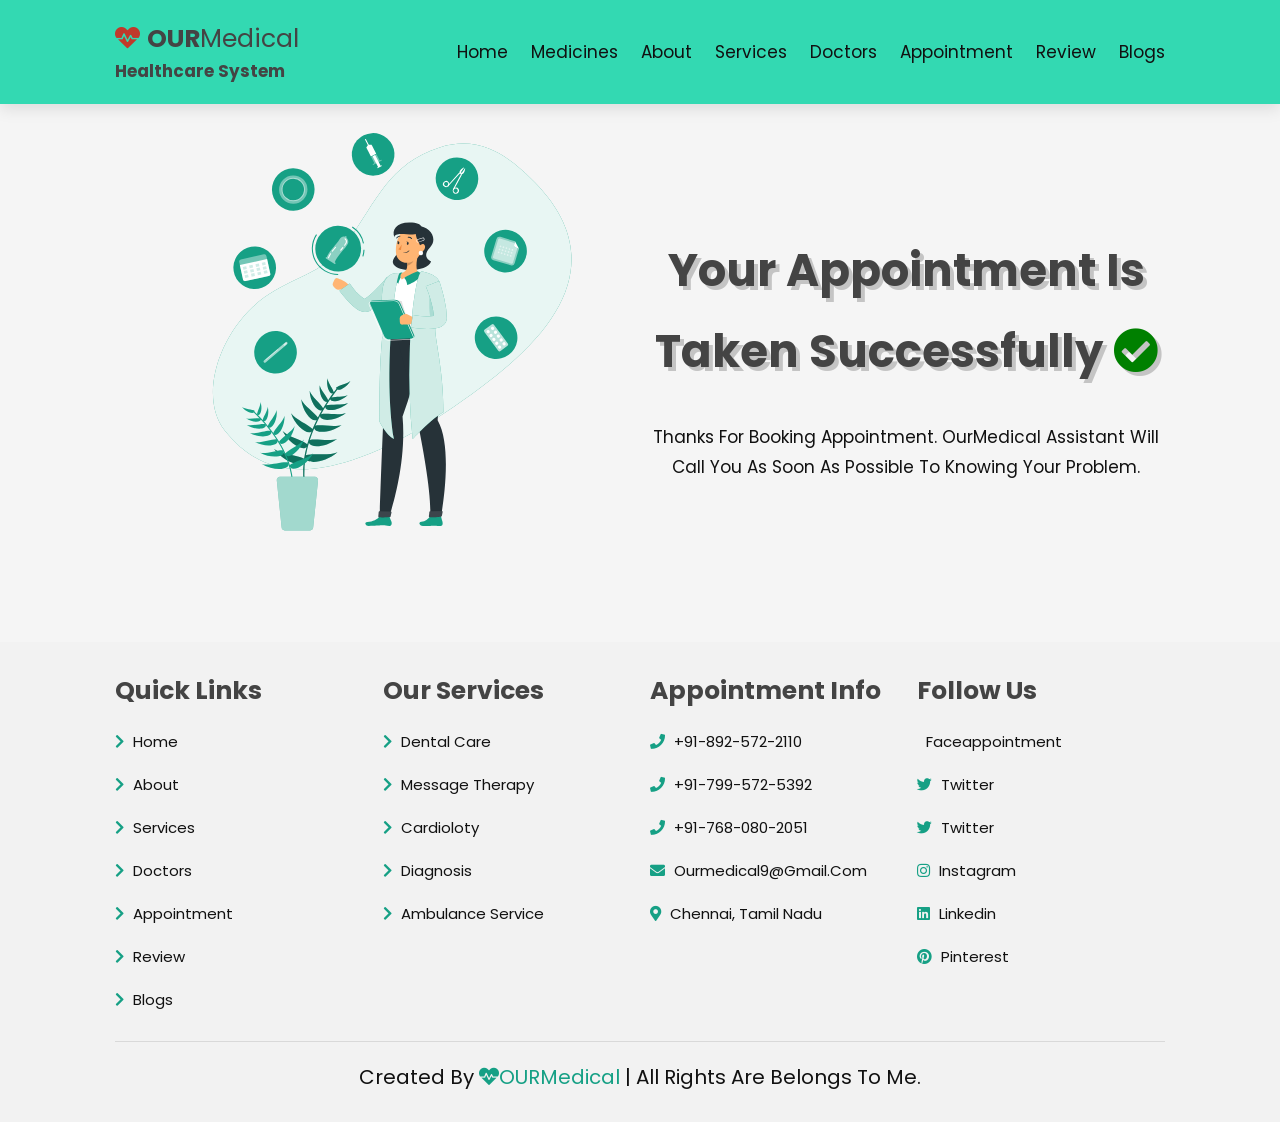
<file: appoint.html>
<!DOCTYPE html>
<html lang="en">
<head>
    <meta charset="UTF-8">
    <meta http-equiv="X-UA-Compatible" content="IE=edge">
    <meta name="viewport" content="width=device-width, initial-scale=1.0">
    <title>OURMedical</title>
    <link rel="icon" href="Favicon.png">

    <!-- font awesome cdn link  -->
    <link rel="stylesheet" href="https://cdnjs.cloudflare.com/ajax/libs/font-awesome/5.15.4/css/all.min.css">

    <!-- custom css file link  -->
    <link rel="stylesheet" href="css/style.css">
  <!-- header section starts  -->
        
 
</head>
<body>
    <header class="header">
        
        <a href="#" class="logo"> <i class="fas fa-heartbeat"></i> <strong>OUR</strong>Medical <br><h6>healthcare system</h6></a>
    
        <nav class="navbar">
            <a href="index.html">home</a>
            <a href="medico/index.html">medicines</a>
            <a href="index.html#about">about</a>
            <a href="index.html#services">services</a>
            <a href="index.html#doctors">doctors</a>
            <a href="index.html#appointment">appointment</a>
            <a href="index.html#review">review</a>
            <a href="index.html#blogs">blogs</a>
            
        </nav>
    
        <div id="menu-btn" class="fas fa-bars"></div>
    
    </header>
    <section class="home" id="home">
        <div class="image">
            <img src="image/home-img.svg" alt="">
        </div>
    
        <div class="topic">
            <h1> Your Appointment Is Taken Successfully <i class="fas fa-check-circle" style="color: green;"></i></h1>
            <p style="text-align: center">Thanks For Booking Appointment. OurMedical Assistant Will Call You As Soon As Possible To Knowing Your Problem.<i class="fa fa-smile-o" style="color: green; ;"></i></p>
        </div>   
    </section>
        
        <section class="footer">

            <div class="box-container">
        
                <div class="box">
                    <h3>quick links</h3>
                    <a href="#home"> <i class="fas fa-chevron-right"></i> home </a>
                    <a href="index.html#about"> <i class="fas fa-chevron-right"></i> about </a>
                    <a href="#services"> <i class="fas fa-chevron-right"></i> services </a>
                    <a href="#doctors"> <i class="fas fa-chevron-right"></i> doctors </a>
                    <a href="#appointment"> <i class="fas fa-chevron-right"></i> appointment </a>
                    <a href="#review"> <i class="fas fa-chevron-right"></i> review </a>
                    <a href="#blogs"> <i class="fas fa-chevron-right"></i> blogs </a>
                </div>
        
                <div class="box">
                    <h3>our services</h3>
                    <a href="#"> <i class="fas fa-chevron-right"></i> dental care </a>
                    <a href="#"> <i class="fas fa-chevron-right"></i> message therapy </a>
                    <a href="#"> <i class="fas fa-chevron-right"></i> cardioloty </a>
                    <a href="#"> <i class="fas fa-chevron-right"></i> diagnosis </a>
                    <a href="#"> <i class="fas fa-chevron-right"></i> ambulance service </a>
                </div>
        
                <div class="box">
                    <h3>appointment info</h3>
                    <a href="tel:8925722110"> <i class="fas fa-phone"></i> +91-892-572-2110  </a>
                    <a href="tel:7995725392"> <i class="fas fa-phone"></i> +91-799-572-5392 </a>
                    <a href="tel:7680802051"> <i class="fas fa-phone"></i> +91-768-080-2051</a>
                    <a href="mailto:goggalaajayraj@gmail.com"> <i class="fas fa-envelope"></i> ourmedical9@gmail.com </a>
                    <a href="https://www.google.com/maps/place/Dr.+M.G.R.+Educational+And+Research+Institute+university/@13.069378,80.1757722,17z/data=!3m1!4b1!4m5!3m4!1s0x3a5261504145fe7d:0x58810f43c3a748ae!8m2!3d13.069378!4d80.1779609"> <i class="fas fa-map-marker-alt"></i> Chennai, Tamil Nadu </a>
                </div>
        
                <div class="box">
                    <h3>follow us</h3>
                    <a href="#"> <i class="fab fa-faceappointment-f"></i> faceappointment </a>
                    <a href="#"> <i class="fab fa-twitter"></i> twitter </a>
                    <a href="#"> <i class="fab fa-twitter"></i> twitter </a>
                    <a href="#"> <i class="fab fa-instagram"></i> instagram </a>
                    <a href="#"> <i class="fab fa-linkedin"></i> linkedin </a>
                    <a href="#"> <i class="fab fa-pinterest"></i> pinterest </a>
                </div>
        
            </div>
        
            <div class="credit"> created by <span><i class="fas fa-heartbeat"></i>OURMedical</span> | all rights are belongs to me.</div>
        
        </section>
        
        <!-- footer section ends -->
        
        
        <!-- js file link  -->
        <script src="js/script.js"></script>
</body>
</html>
</file>
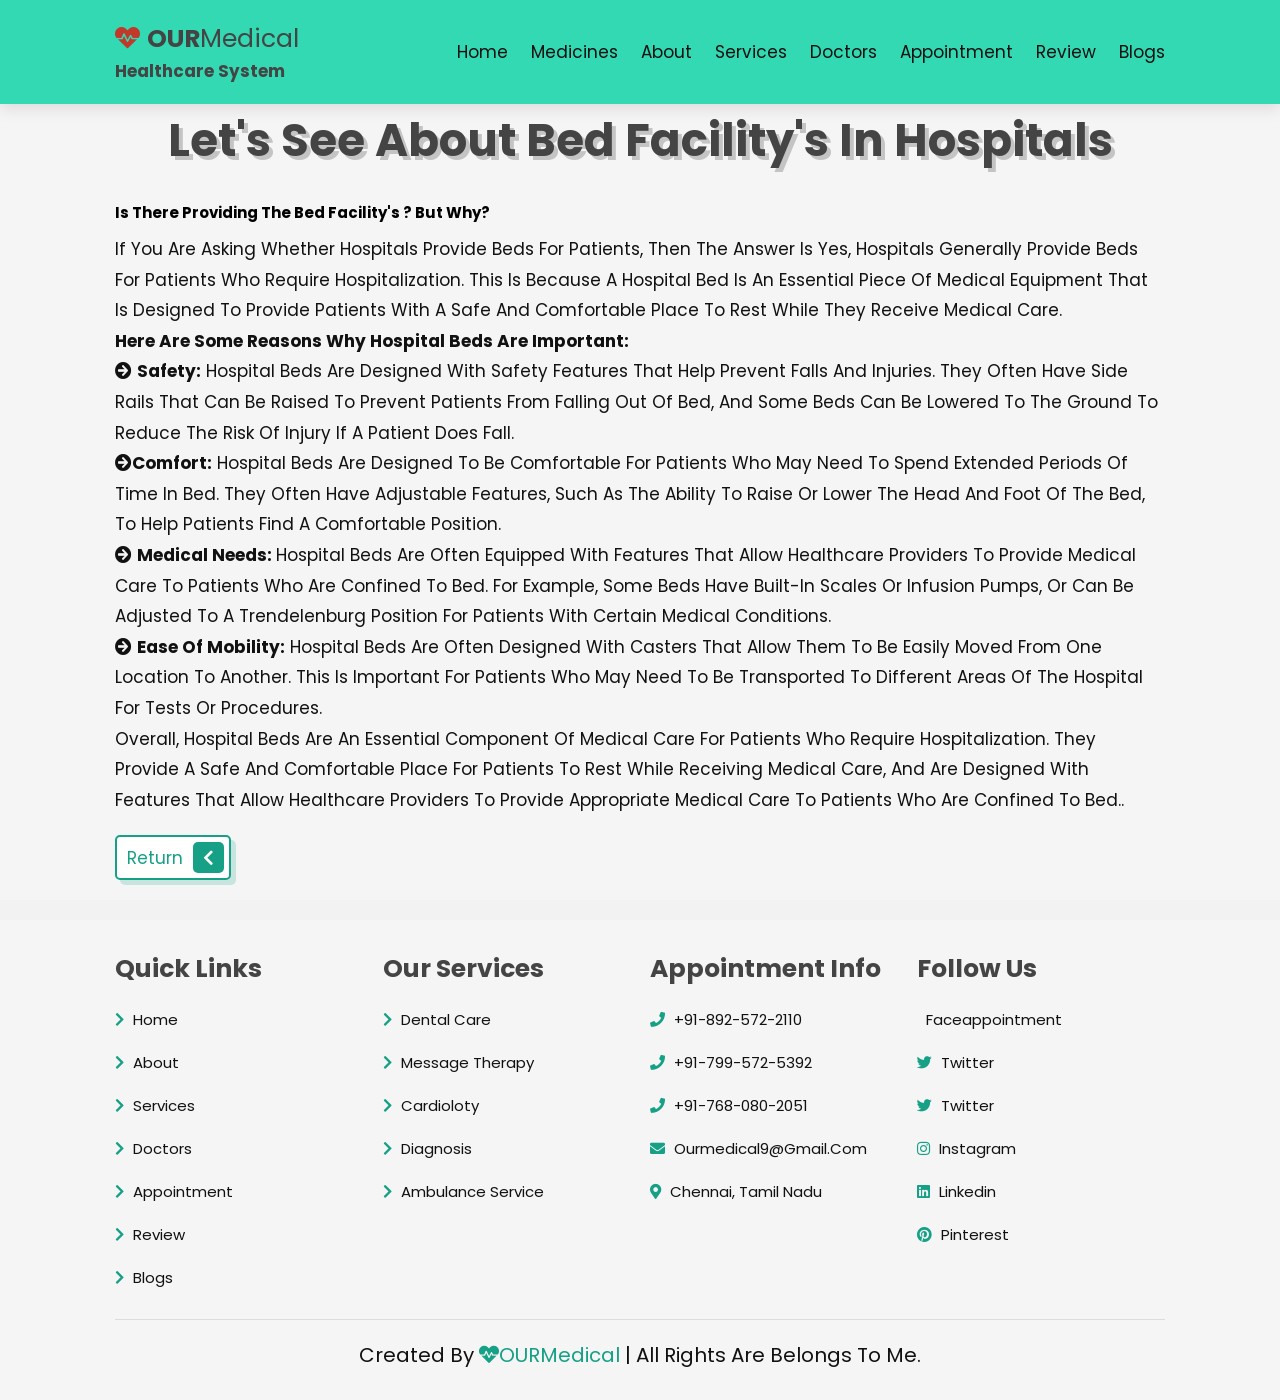
<file: bed.html>
<!DOCTYPE html>
<html lang="en">
<head>
    <meta charset="UTF-8">
    <meta http-equiv="X-UA-Compatible" content="IE=edge">
    <meta name="viewport" content="width=device-width, initial-scale=1.0">
    <title>OURMedical</title>
    <link rel="icon" href="Favicon.png">

    <!-- font awesome cdn link  -->
    <link rel="stylesheet" href="https://cdnjs.cloudflare.com/ajax/libs/font-awesome/5.15.4/css/all.min.css">

    <!-- custom css file link  -->
    <link rel="stylesheet" href="css/style.css">

</head>
<body>
    
        <!-- header section starts  -->
        
        <header class="header">
        
            <a href="#" class="logo"> <i class="fas fa-heartbeat"></i> <strong>OUR</strong>Medical <br><h6>healthcare system</h6></a>
        
            <nav class="navbar">
                <a href="index.html">home</a>
                <a href="medico/index.html">medicines</a>
                <a href="index.html#about">about</a>
                <a href="index.html#services">services</a>
                <a href="index.html#doctors">doctors</a>
                <a href="index.html#appointment">appointment</a>
                <a href="index.html#review">review</a>
                <a href="index.html#blogs">blogs</a>
              
            </nav>
        
            <div id="menu-btn" class="fas fa-bars"></div>
        
        </header>
        <section class="home" id="home">
            <!-- <div class="image">
                <img src="image/home-img.svg" alt="">
            </div> -->
        
            <div class="topic">
                <h1>let's see about Bed Facility's in Hospitals</h1>
                <strong><h2>Is there providing the Bed Facility's ? but why?</h2></strong>
                <ol><p>If you are asking whether hospitals provide beds for patients, then the answer is yes, hospitals generally provide beds for patients who require hospitalization. This is because a hospital bed is an essential piece of medical equipment that is designed to provide patients with a safe and comfortable place to rest while they receive medical care. <br>
                    <u><strong>Here are some reasons why hospital beds are important:</strong></u><br>
                   <i class="fa fa-arrow-circle-right"></i> <u><strong>Safety:</strong></u>  Hospital beds are designed with safety features that help prevent falls and injuries. They often have side rails that can be raised to prevent patients from falling out of bed, and some beds can be lowered to the ground to reduce the risk of injury if a patient does fall. <br>
                     
                   <i class="fa fa-arrow-circle-right"></i><u><strong>comfort:</strong></u>   Hospital beds are designed to be comfortable for patients who may need to spend extended periods of time in bed. They often have adjustable features, such as the ability to raise or lower the head and foot of the bed, to help patients find a comfortable position. <br>
                     
                   <i class="fa fa-arrow-circle-right"></i> <u><strong>medical needs: </strong></u>  Hospital beds are often equipped with features that allow healthcare providers to provide medical care to patients who are confined to bed. For example, some beds have built-in scales or infusion pumps, or can be adjusted to a Trendelenburg position for patients with certain medical conditions.<br>
                     
                   <i class="fa fa-arrow-circle-right"></i> <u><strong>Ease of mobility:</strong></u>   Hospital beds are often designed with casters that allow them to be easily moved from one location to another. This is important for patients who may need to be transported to different areas of the hospital for tests or procedures.<br>
                     
                   Overall, hospital beds are an essential component of medical care for patients who require hospitalization. They provide a safe and comfortable place for patients to rest while receiving medical care, and are designed with features that allow healthcare providers to provide appropriate medical care to patients who are confined to bed..</p></ol>
                
                <a href="index.html" class="btn"> return <span class="fas fa-chevron-left"></span> </a>
            </div>
        
        </section>
        <h1></h1>
        
        <section class="footer">

            <div class="box-container">
        
                <div class="box">
                    <h3>quick links</h3>
                    <a href="#home"> <i class="fas fa-chevron-right"></i> home </a>
                    <a href="#about"> <i class="fas fa-chevron-right"></i> about </a>
                    <a href="#services"> <i class="fas fa-chevron-right"></i> services </a>
                    <a href="#doctors"> <i class="fas fa-chevron-right"></i> doctors </a>
                    <a href="#appointment"> <i class="fas fa-chevron-right"></i> appointment </a>
                    <a href="#review"> <i class="fas fa-chevron-right"></i> review </a>
                    <a href="#blogs"> <i class="fas fa-chevron-right"></i> blogs </a>
                </div>
        
                <div class="box">
                    <h3>our services</h3>
                    <a href="#"> <i class="fas fa-chevron-right"></i> dental care </a>
                    <a href="#"> <i class="fas fa-chevron-right"></i> message therapy </a>
                    <a href="#"> <i class="fas fa-chevron-right"></i> cardioloty </a>
                    <a href="#"> <i class="fas fa-chevron-right"></i> diagnosis </a>
                    <a href="#"> <i class="fas fa-chevron-right"></i> ambulance service </a>
                </div>
        
                <div class="box">
                    <h3>appointment info</h3>
                    <a href="tel:8925722110"> <i class="fas fa-phone"></i> +91-892-572-2110  </a>
                    <a href="tel:7995725392"> <i class="fas fa-phone"></i> +91-799-572-5392 </a>
                    <a href="tel:7680802051"> <i class="fas fa-phone"></i> +91-768-080-2051</a>
                    <a href="mailto:goggalaajayraj@gmail.com"> <i class="fas fa-envelope"></i> ourmedical9@gmail.com </a>
                    <a href="https://www.google.com/maps/place/Dr.+M.G.R.+Educational+And+Research+Institute+university/@13.069378,80.1757722,17z/data=!3m1!4b1!4m5!3m4!1s0x3a5261504145fe7d:0x58810f43c3a748ae!8m2!3d13.069378!4d80.1779609"> <i class="fas fa-map-marker-alt"></i> Chennai, Tamil Nadu </a>
                </div>
        
                <div class="box">
                    <h3>follow us</h3>
                    <a href="#"> <i class="fab fa-faceappointment-f"></i> faceappointment </a>
                    <a href="#"> <i class="fab fa-twitter"></i> twitter </a>
                    <a href="#"> <i class="fab fa-twitter"></i> twitter </a>
                    <a href="#"> <i class="fab fa-instagram"></i> instagram </a>
                    <a href="#"> <i class="fab fa-linkedin"></i> linkedin </a>
                    <a href="#"> <i class="fab fa-pinterest"></i> pinterest </a>
                </div>
        
            </div>
        
            <div class="credit"> created by <span><i class="fas fa-heartbeat"></i>OURMedical</span> | all rights are belongs to me.</div>
        
        </section>
        
        <!-- footer section ends -->
        
        
        <!-- js file link  -->
        <script src="js/script.js"></script>
</body>
</html>
</file>
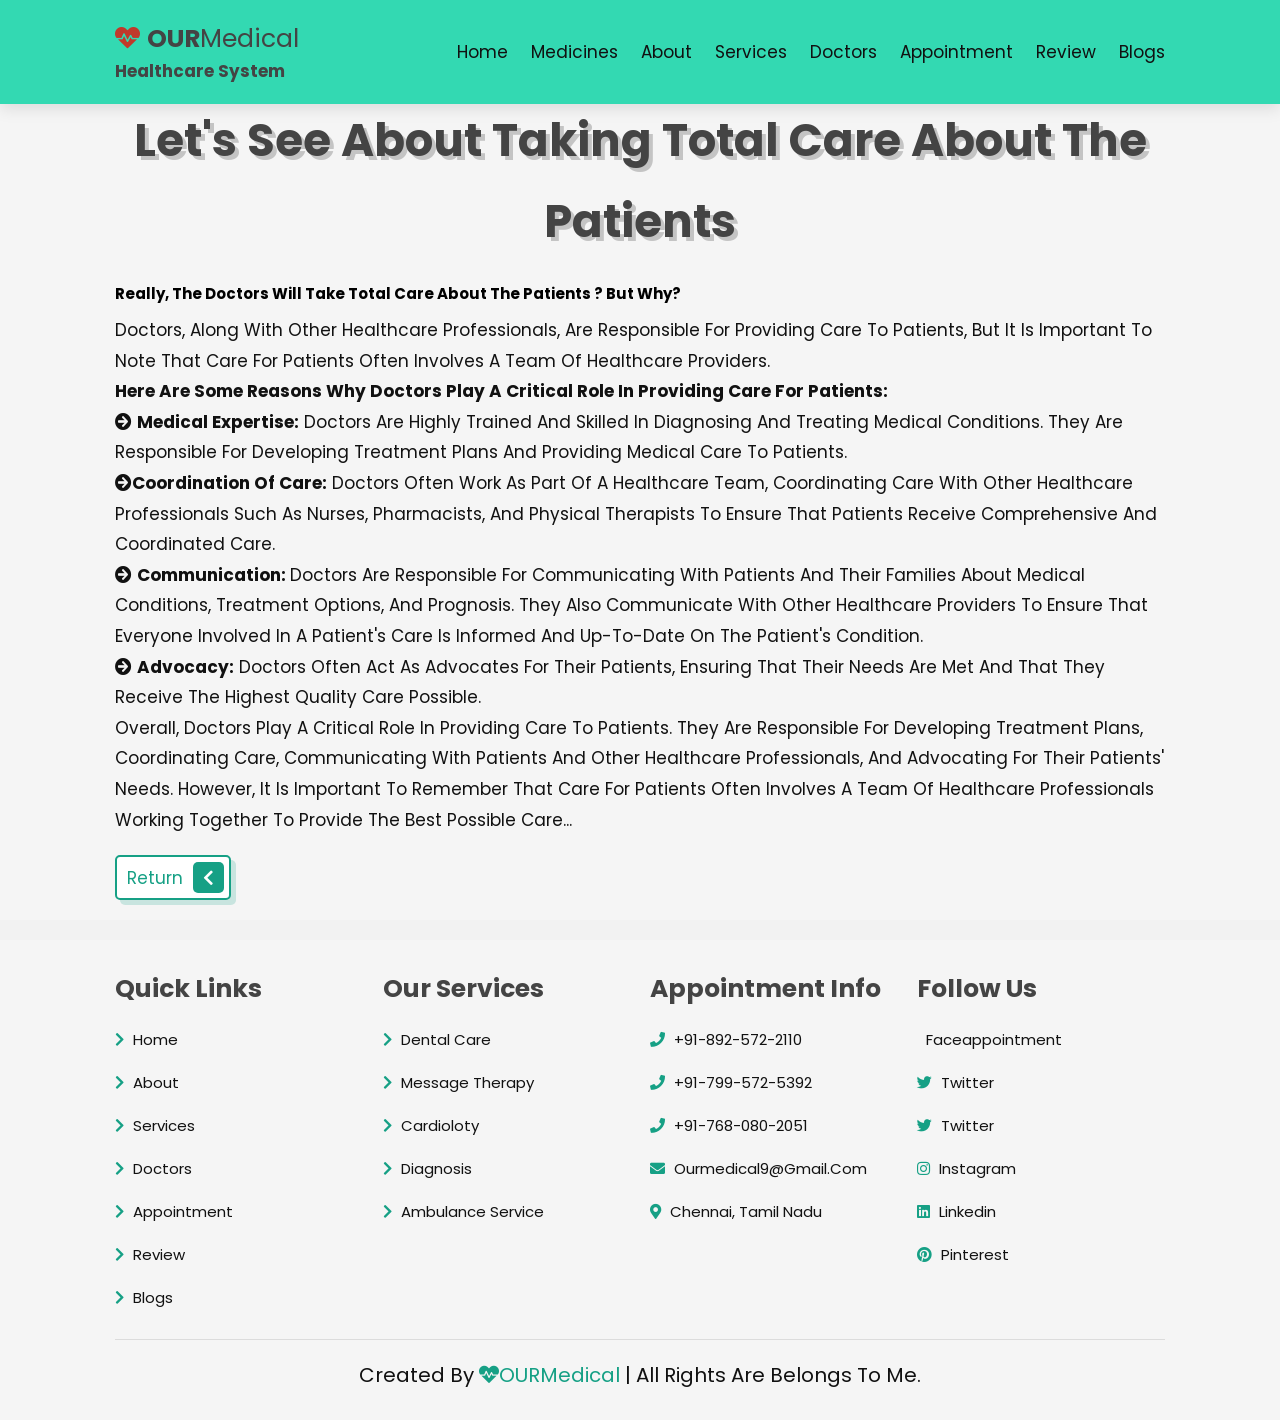
<file: care.html>
<!DOCTYPE html>
<html lang="en">
<head>
    <meta charset="UTF-8">
    <meta http-equiv="X-UA-Compatible" content="IE=edge">
    <meta name="viewport" content="width=device-width, initial-scale=1.0">
    <title>OURMedical</title>
    <link rel="icon" href="Favicon.png">

    <!-- font awesome cdn link  -->
    <link rel="stylesheet" href="https://cdnjs.cloudflare.com/ajax/libs/font-awesome/5.15.4/css/all.min.css">

    <!-- custom css file link  -->
    <link rel="stylesheet" href="css/style.css">

</head>
<body>

        <!-- header section starts  -->
        
        <header class="header">
        
            <a href="#" class="logo"> <i class="fas fa-heartbeat"></i> <strong>OUR</strong>Medical <br><h6>healthcare system</h6></a>
        
            <nav class="navbar">
                <a href="index.html">home</a>
                <a href="medico/index.html">medicines</a>
                <a href="index.html#about">about</a>
                <a href="index.html#services">services</a>
                <a href="index.html#doctors">doctors</a>
                <a href="index.html#appointment">appointment</a>
                <a href="index.html#review">review</a>
                <a href="index.html#blogs">blogs</a>
            
            </nav>
        
            <div id="menu-btn" class="fas fa-bars"></div>
        
        </header>
        <section class="home" id="home">
            <!-- <div class="image">
                <img src="image/home-img.svg" alt="">
            </div> -->
        
            <div class="topic">
                <h1>let's see about taking total care about the patients</h1>
                <strong><h2>really, the doctors will take total care about the patients ? but why?</h2></strong>
                <ol><p> Doctors, along with other healthcare professionals, are responsible for providing care to patients, but it is important to note that care for patients often involves a team of healthcare providers.  <br>
                    <u><strong>Here are some reasons why doctors play a critical role in providing care for patients:</strong></u><br>
                   <i class="fa fa-arrow-circle-right"></i> <u><strong>Medical expertise:</strong></u> Doctors are highly trained and skilled in diagnosing and treating medical conditions. They are responsible for developing treatment plans and providing medical care to patients.<br>
                     
                   <i class="fa fa-arrow-circle-right"></i><u><strong>Coordination of care:</strong></u>   Doctors often work as part of a healthcare team, coordinating care with other healthcare professionals such as nurses, pharmacists, and physical therapists to ensure that patients receive comprehensive and coordinated care.                   <br>
                     
                   <i class="fa fa-arrow-circle-right"></i> <u><strong> Communication: </strong></u>  Doctors are responsible for communicating with patients and their families about medical conditions, treatment options, and prognosis. They also communicate with other healthcare providers to ensure that everyone involved in a patient's care is informed and up-to-date on the patient's condition. <br>
                     
                   <i class="fa fa-arrow-circle-right"></i> <u><strong> Advocacy:</strong></u>  Doctors often act as advocates for their patients, ensuring that their needs are met and that they receive the highest quality care possible.  <br>
                     
                   Overall, doctors play a critical role in providing care to patients. They are responsible for developing treatment plans, coordinating care, communicating with patients and other healthcare professionals, and advocating for their patients' needs. However, it is important to remember that care for patients often involves a team of healthcare professionals working together to provide the best possible care...</p></ol>
                
                <a href="index.html" class="btn"> return <span class="fas fa-chevron-left"></span> </a>
            </div>
        
        </section>
        <h1></h1>
        
        <section class="footer">

            <div class="box-container">
        
                <div class="box">
                    <h3>quick links</h3>
                    <a href="#home"> <i class="fas fa-chevron-right"></i> home </a>
                    <a href="#about"> <i class="fas fa-chevron-right"></i> about </a>
                    <a href="#services"> <i class="fas fa-chevron-right"></i> services </a>
                    <a href="#doctors"> <i class="fas fa-chevron-right"></i> doctors </a>
                    <a href="#appointment"> <i class="fas fa-chevron-right"></i> appointment </a>
                    <a href="#review"> <i class="fas fa-chevron-right"></i> review </a>
                    <a href="#blogs"> <i class="fas fa-chevron-right"></i> blogs </a>
                </div>
        
                <div class="box">
                    <h3>our services</h3>
                    <a href="#"> <i class="fas fa-chevron-right"></i> dental care </a>
                    <a href="#"> <i class="fas fa-chevron-right"></i> message therapy </a>
                    <a href="#"> <i class="fas fa-chevron-right"></i> cardioloty </a>
                    <a href="#"> <i class="fas fa-chevron-right"></i> diagnosis </a>
                    <a href="#"> <i class="fas fa-chevron-right"></i> ambulance service </a>
                </div>
        
                <div class="box">
                    <h3>appointment info</h3>
                    <a href="tel:8925722110"> <i class="fas fa-phone"></i> +91-892-572-2110  </a>
                    <a href="tel:7995725392"> <i class="fas fa-phone"></i> +91-799-572-5392 </a>
                    <a href="tel:7680802051"> <i class="fas fa-phone"></i> +91-768-080-2051</a>
                    <a href="mailto:goggalaajayraj@gmail.com"> <i class="fas fa-envelope"></i> ourmedical9@gmail.com </a>
                    <a href="https://www.google.com/maps/place/Dr.+M.G.R.+Educational+And+Research+Institute+university/@13.069378,80.1757722,17z/data=!3m1!4b1!4m5!3m4!1s0x3a5261504145fe7d:0x58810f43c3a748ae!8m2!3d13.069378!4d80.1779609"> <i class="fas fa-map-marker-alt"></i> Chennai, Tamil Nadu </a>
                </div>
        
                <div class="box">
                    <h3>follow us</h3>
                    <a href="#"> <i class="fab fa-faceappointment-f"></i> faceappointment </a>
                    <a href="#"> <i class="fab fa-twitter"></i> twitter </a>
                    <a href="#"> <i class="fab fa-twitter"></i> twitter </a>
                    <a href="#"> <i class="fab fa-instagram"></i> instagram </a>
                    <a href="#"> <i class="fab fa-linkedin"></i> linkedin </a>
                    <a href="#"> <i class="fab fa-pinterest"></i> pinterest </a>
                </div>
        
            </div>
        
            <div class="credit"> created by <span><i class="fas fa-heartbeat"></i>OURMedical</span> | all rights are belongs to me.</div>
        
        </section>
        
        <!-- footer section ends -->
        
        
        <!-- js file link  -->
        <script src="js/script.js"></script>
</body>
</html>
</file>
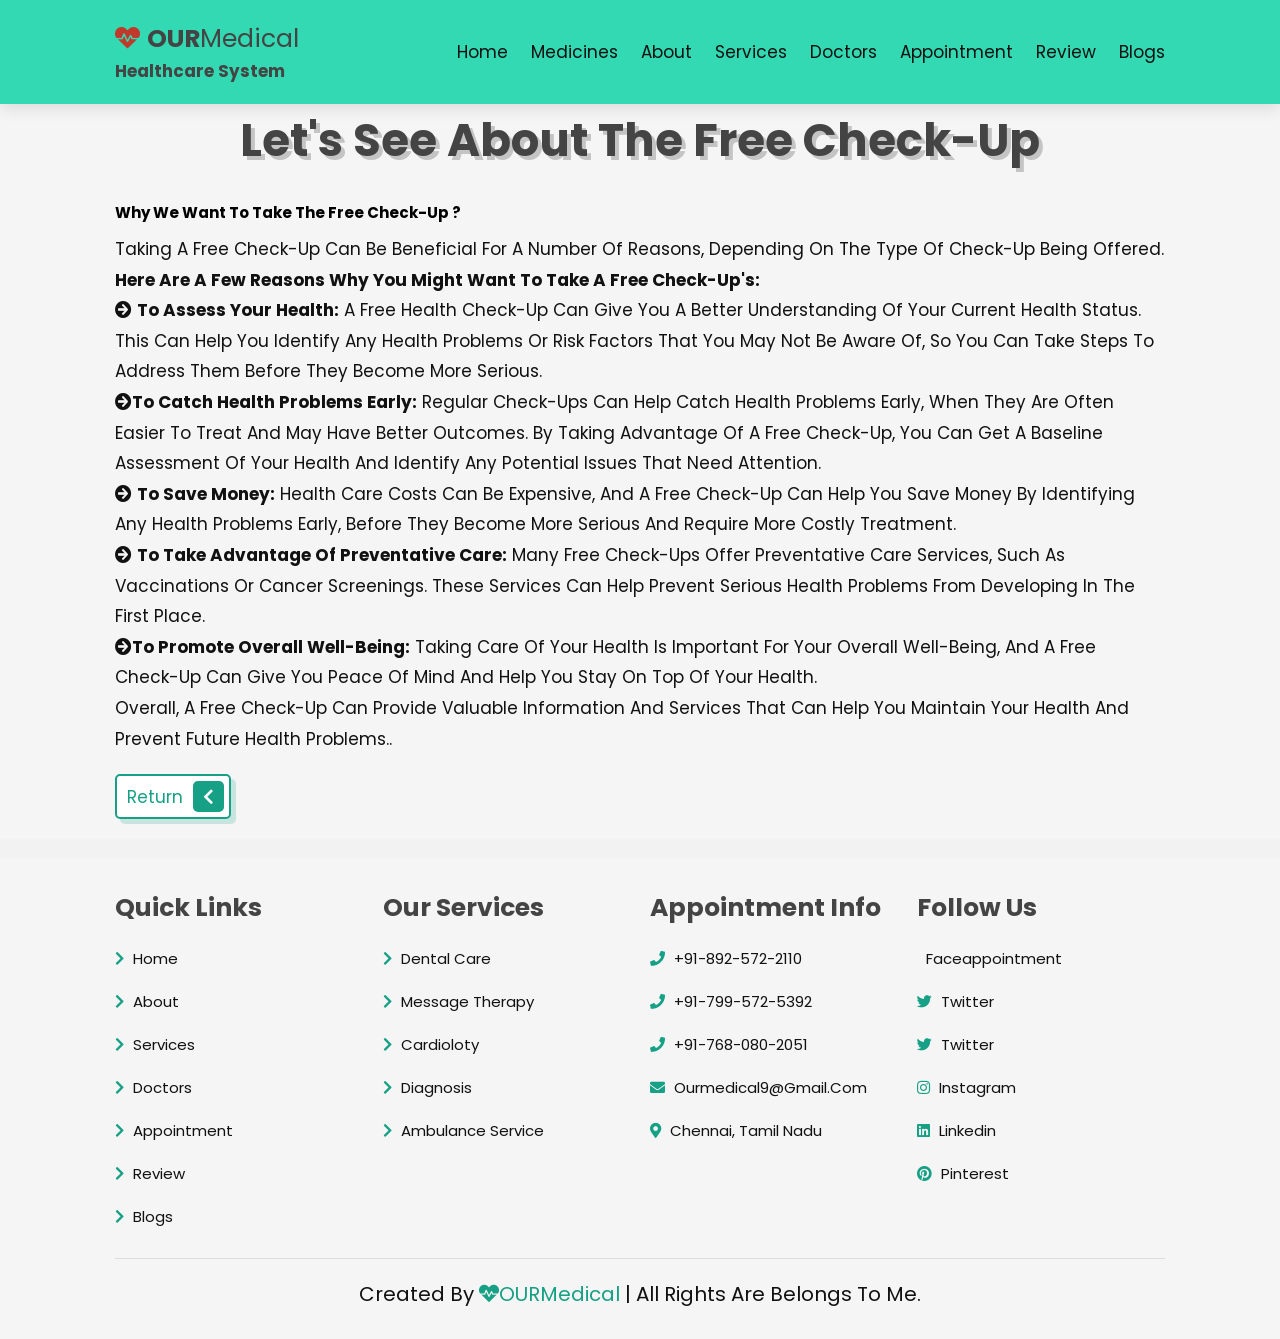
<file: checkup.html>
<!DOCTYPE html>
<html lang="en">
<head>
    <meta charset="UTF-8">
    <meta http-equiv="X-UA-Compatible" content="IE=edge">
    <meta name="viewport" content="width=device-width, initial-scale=1.0">
    <title>OURMedical</title>
    <link rel="icon" href="Favicon.png">

    <!-- font awesome cdn link  -->
    <link rel="stylesheet" href="https://cdnjs.cloudflare.com/ajax/libs/font-awesome/5.15.4/css/all.min.css">

    <!-- custom css file link  -->
    <link rel="stylesheet" href="css/style.css">

</head>
<body>
    
        <!-- header section starts  -->
        
        <header class="header">
        
            <a href="#" class="logo"> <i class="fas fa-heartbeat"></i> <strong>OUR</strong>Medical <br><h6>healthcare system</h6></a>
        
            <nav class="navbar">
                <a href="index.html">home</a>
                <a href="medico/index.html">medicines</a>
                <a href="index.html#about">about</a>
                <a href="index.html#services">services</a>
                <a href="index.html#doctors">doctors</a>
                <a href="index.html#appointment">appointment</a>
                <a href="index.html#review">review</a>
                <a href="index.html#blogs">blogs</a>
                
            </nav>
        
            <div id="menu-btn" class="fas fa-bars"></div>
        
        </header>
        <section class="home" id="home">
            <!-- <div class="image">
                <img src="image/home-img.svg" alt="">
            </div> -->
        
            <div class="topic">
                <h1>let's see about the free check-up</h1>
               <strong><h2>why we want to take the free check-up ?</h2></strong> 
                <ol><p> Taking a free check-up can be beneficial for a number of reasons, depending on the type of check-up being offered. <br>
                    <u><strong>Here are a few reasons why you might want to take a free check-up's:</strong></u><br>
                   <i class="fa fa-arrow-circle-right"></i> <u><strong>To assess your health:</strong></u>  A free health check-up can give you a better understanding of your current health status. This can help you identify any health problems or risk factors that you may not be aware of, so you can take steps to address them before they become more serious. <br>
                     
                   <i class="fa fa-arrow-circle-right"></i><u><strong>To catch health problems early:</strong></u>  Regular check-ups can help catch health problems early, when they are often easier to treat and may have better outcomes. By taking advantage of a free check-up, you can get a baseline assessment of your health and identify any potential issues that need attention. <br>
                     
                   <i class="fa fa-arrow-circle-right"></i> <u><strong>To save money:</strong></u>  Health care costs can be expensive, and a free check-up can help you save money by identifying any health problems early, before they become more serious and require more costly treatment. <br>
                     
                   <i class="fa fa-arrow-circle-right"></i> <u><strong>To take advantage of preventative care:</strong></u>  Many free check-ups offer preventative care services, such as vaccinations or cancer screenings. These services can help prevent serious health problems from developing in the first place. <br>
                     
                   <i class="fa fa-arrow-circle-right"></i><u><strong>To promote overall well-being:</strong></u>  Taking care of your health is important for your overall well-being, and a free check-up can give you peace of mind and help you stay on top of your health. <br>
                     
                     Overall, a free check-up can provide valuable information and services that can help you maintain your health and prevent future health problems..</p></ol>
                
                <a href="index.html" class="btn"> return <span class="fas fa-chevron-left"></span> </a>
            </div>
        
        </section>
        <h1></h1>
        
        <section class="footer">

            <div class="box-container">
        
                <div class="box">
                    <h3>quick links</h3>
                    <a href="#home"> <i class="fas fa-chevron-right"></i> home </a>
                    <a href="index.html#about"> <i class="fas fa-chevron-right"></i> about </a>
                    <a href="#services"> <i class="fas fa-chevron-right"></i> services </a>
                    <a href="#doctors"> <i class="fas fa-chevron-right"></i> doctors </a>
                    <a href="#appointment"> <i class="fas fa-chevron-right"></i> appointment </a>
                    <a href="#review"> <i class="fas fa-chevron-right"></i> review </a>
                    <a href="#blogs"> <i class="fas fa-chevron-right"></i> blogs </a>
                </div>
        
                <div class="box">
                    <h3>our services</h3>
                    <a href="#"> <i class="fas fa-chevron-right"></i> dental care </a>
                    <a href="#"> <i class="fas fa-chevron-right"></i> message therapy </a>
                    <a href="#"> <i class="fas fa-chevron-right"></i> cardioloty </a>
                    <a href="#"> <i class="fas fa-chevron-right"></i> diagnosis </a>
                    <a href="#"> <i class="fas fa-chevron-right"></i> ambulance service </a>
                </div>
        
                <div class="box">
                    <h3>appointment info</h3>
                    <a href="tel:8925722110"> <i class="fas fa-phone"></i> +91-892-572-2110  </a>
                    <a href="tel:7995725392"> <i class="fas fa-phone"></i> +91-799-572-5392 </a>
                    <a href="tel:7680802051"> <i class="fas fa-phone"></i> +91-768-080-2051</a>
                    <a href="mailto:goggalaajayraj@gmail.com"> <i class="fas fa-envelope"></i> ourmedical9@gmail.com </a>
                    <a href="https://www.google.com/maps/place/Dr.+M.G.R.+Educational+And+Research+Institute+university/@13.069378,80.1757722,17z/data=!3m1!4b1!4m5!3m4!1s0x3a5261504145fe7d:0x58810f43c3a748ae!8m2!3d13.069378!4d80.1779609"> <i class="fas fa-map-marker-alt"></i> Chennai, Tamil Nadu </a>
                </div>
        
                <div class="box">
                    <h3>follow us</h3>
                    <a href="#"> <i class="fab fa-faceappointment-f"></i> faceappointment </a>
                    <a href="#"> <i class="fab fa-twitter"></i> twitter </a>
                    <a href="#"> <i class="fab fa-twitter"></i> twitter </a>
                    <a href="#"> <i class="fab fa-instagram"></i> instagram </a>
                    <a href="#"> <i class="fab fa-linkedin"></i> linkedin </a>
                    <a href="#"> <i class="fab fa-pinterest"></i> pinterest </a>
                </div>
        
            </div>
        
            <div class="credit"> created by <span><i class="fas fa-heartbeat"></i>OURMedical</span> | all rights are belongs to me.</div>
        
        </section>
        
        <!-- footer section ends -->
        
        
        <!-- js file link  -->
        <script src="js/script.js"></script>
</body>
</html>
</file>
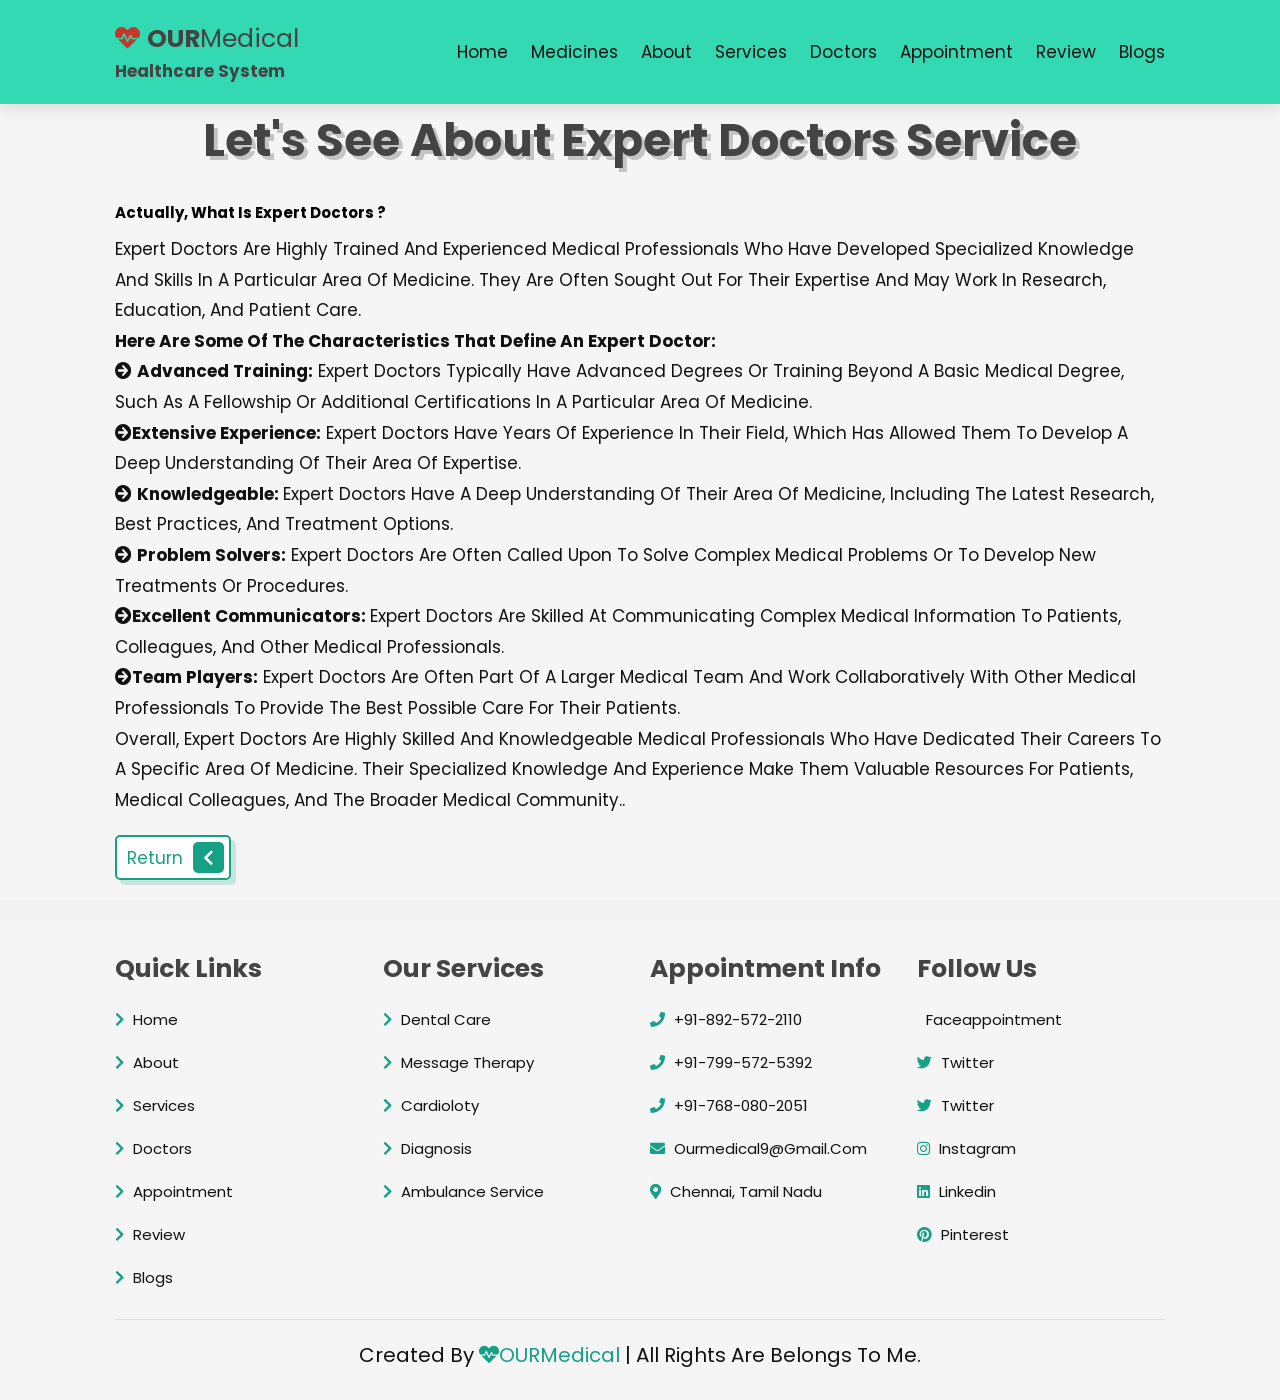
<file: experts.html>
<!DOCTYPE html>
<html lang="en">
<head>
    <meta charset="UTF-8">
    <meta http-equiv="X-UA-Compatible" content="IE=edge">
    <meta name="viewport" content="width=device-width, initial-scale=1.0">
    <title>OURMedical</title>
    <link rel="icon" href="Favicon.png">

    <!-- font awesome cdn link  -->
    <link rel="stylesheet" href="https://cdnjs.cloudflare.com/ajax/libs/font-awesome/5.15.4/css/all.min.css">

    <!-- custom css file link  -->
    <link rel="stylesheet" href="css/style.css">

</head>
<body>
    
        <!-- header section starts  -->
        
        <header class="header">
        
            <a href="#" class="logo"> <i class="fas fa-heartbeat"></i> <strong>OUR</strong>Medical <br><h6>healthcare system</h6></a>
        
            <nav class="navbar">
                <a href="index.html">home</a>
                <a href="medico/index.html">medicines</a>
                <a href="index.html#about">about</a>
                <a href="index.html#services">services</a>
                <a href="index.html#doctors">doctors</a>
                <a href="index.html#appointment">appointment</a>
                <a href="index.html#review">review</a>
                <a href="index.html#blogs">blogs</a>
            </nav>
        
            <div id="menu-btn" class="fas fa-bars"></div>
        
        </header>
        <section class="home" id="home">
            <!-- <div class="image">
                <img src="image/home-img.svg" alt="">
            </div> -->
        
            <div class="topic">
                <h1>let's see about expert doctors service</h1>
                <strong><h2>Actually, what is expert doctors ?</h2></strong>
                <ol><p> Expert doctors are highly trained and experienced medical professionals who have developed specialized knowledge and skills in a particular area of medicine. They are often sought out for their expertise and may work in research, education, and patient care. <br>
                    <u><strong>Here are some of the characteristics that define an expert doctor: </strong></u><br>
                   <i class="fa fa-arrow-circle-right"></i> <u><strong>Advanced training:</strong></u>   Expert doctors typically have advanced degrees or training beyond a basic medical degree, such as a fellowship or additional certifications in a particular area of medicine. <br>
                     
                   <i class="fa fa-arrow-circle-right"></i><u><strong>Extensive experience:</strong></u>  Expert doctors have years of experience in their field, which has allowed them to develop a deep understanding of their area of expertise. <br>
                     
                   <i class="fa fa-arrow-circle-right"></i> <u><strong>Knowledgeable: </strong></u>   Expert doctors have a deep understanding of their area of medicine, including the latest research, best practices, and treatment options. <br>
                     
                   <i class="fa fa-arrow-circle-right"></i> <u><strong>Problem solvers:</strong></u>  Expert doctors are often called upon to solve complex medical problems or to develop new treatments or procedures.  <br>
                     
                   <i class="fa fa-arrow-circle-right"></i><u><strong>Excellent communicators: </strong></u>  Expert doctors are skilled at communicating complex medical information to patients, colleagues, and other medical professionals. <br>

                   <i class="fa fa-arrow-circle-right"></i><u><strong>Team players:</strong></u>  Expert doctors are often part of a larger medical team and work collaboratively with other medical professionals to provide the best possible care for their patients. <br>
                     
                   Overall, expert doctors are highly skilled and knowledgeable medical professionals who have dedicated their careers to a specific area of medicine. Their specialized knowledge and experience make them valuable resources for patients, medical colleagues, and the broader medical community..</p></ol>
                
                <a href="index.html" class="btn"> return <span class="fas fa-chevron-left"></span> </a>
            </div>
        
        </section>
        <h1></h1>
        
        <section class="footer">

            <div class="box-container">
        
                <div class="box">
                    <h3>quick links</h3>
                    <a href="#home"> <i class="fas fa-chevron-right"></i> home </a>
                    <a href="#about"> <i class="fas fa-chevron-right"></i> about </a>
                    <a href="#services"> <i class="fas fa-chevron-right"></i> services </a>
                    <a href="#doctors"> <i class="fas fa-chevron-right"></i> doctors </a>
                    <a href="#appointment"> <i class="fas fa-chevron-right"></i> appointment </a>
                    <a href="#review"> <i class="fas fa-chevron-right"></i> review </a>
                    <a href="#blogs"> <i class="fas fa-chevron-right"></i> blogs </a>
                </div>
        
                <div class="box">
                    <h3>our services</h3>
                    <a href="#"> <i class="fas fa-chevron-right"></i> dental care </a>
                    <a href="#"> <i class="fas fa-chevron-right"></i> message therapy </a>
                    <a href="#"> <i class="fas fa-chevron-right"></i> cardioloty </a>
                    <a href="#"> <i class="fas fa-chevron-right"></i> diagnosis </a>
                    <a href="#"> <i class="fas fa-chevron-right"></i> ambulance service </a>
                </div>
        
                <div class="box">
                    <h3>appointment info</h3>
                    <a href="tel:8925722110"> <i class="fas fa-phone"></i> +91-892-572-2110  </a>
                    <a href="tel:7995725392"> <i class="fas fa-phone"></i> +91-799-572-5392 </a>
                    <a href="tel:7680802051"> <i class="fas fa-phone"></i> +91-768-080-2051</a>
                    <a href="mailto:goggalaajayraj@gmail.com"> <i class="fas fa-envelope"></i> ourmedical9@gmail.com </a>
                    <a href="https://www.google.com/maps/place/Dr.+M.G.R.+Educational+And+Research+Institute+university/@13.069378,80.1757722,17z/data=!3m1!4b1!4m5!3m4!1s0x3a5261504145fe7d:0x58810f43c3a748ae!8m2!3d13.069378!4d80.1779609"> <i class="fas fa-map-marker-alt"></i> Chennai, Tamil Nadu </a>
                </div>
        
                <div class="box">
                    <h3>follow us</h3>
                    <a href="#"> <i class="fab fa-faceappointment-f"></i> faceappointment </a>
                    <a href="#"> <i class="fab fa-twitter"></i> twitter </a>
                    <a href="#"> <i class="fab fa-twitter"></i> twitter </a>
                    <a href="#"> <i class="fab fa-instagram"></i> instagram </a>
                    <a href="#"> <i class="fab fa-linkedin"></i> linkedin </a>
                    <a href="#"> <i class="fab fa-pinterest"></i> pinterest </a>
                </div>
        
            </div>
        
            <div class="credit"> created by <span><i class="fas fa-heartbeat"></i>OURMedical</span> | all rights are belongs to me.</div>
        
        </section>
        
        <!-- footer section ends -->
        
        
        <!-- js file link  -->
        <script src="js/script.js"></script>
</body>
</html>
</file>
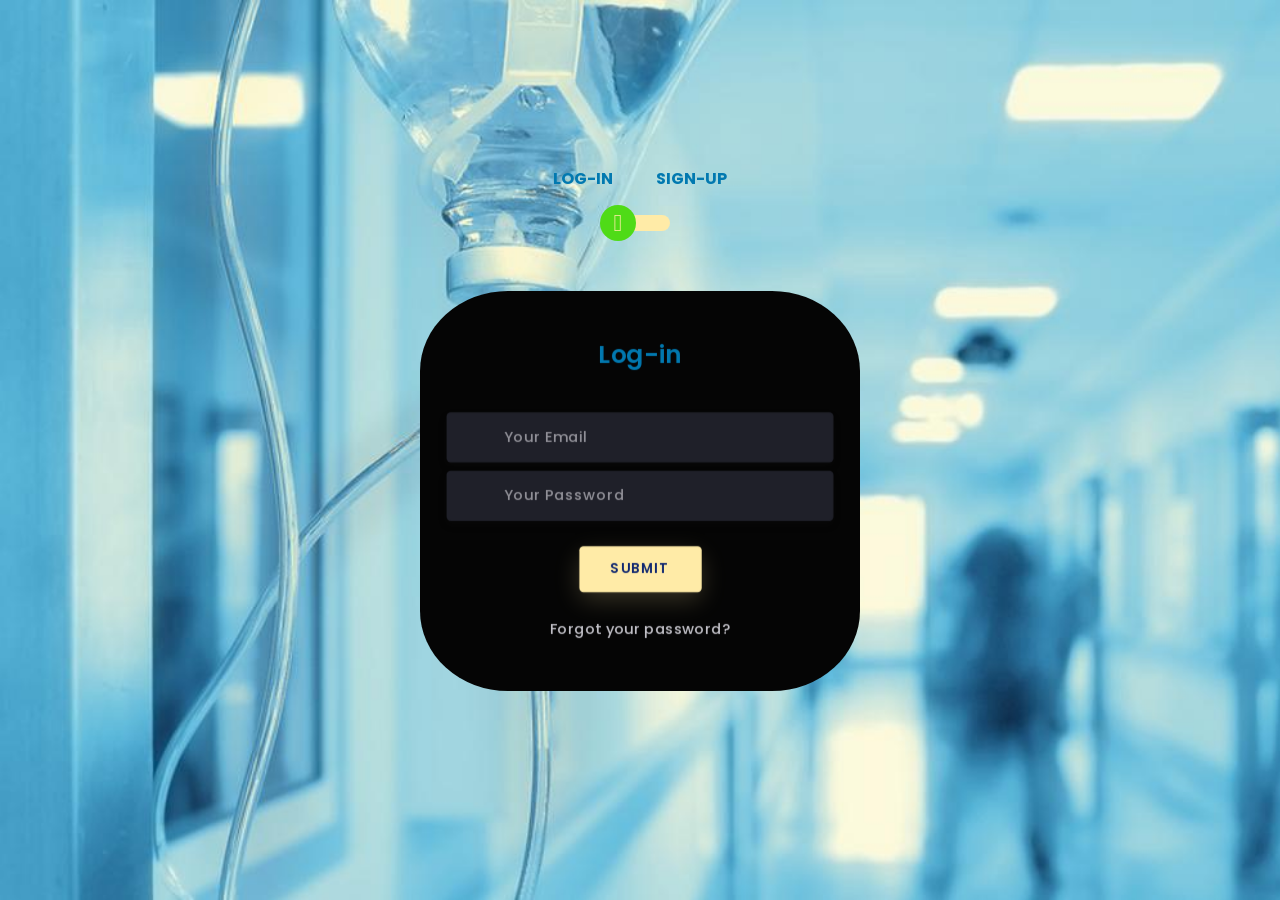
<file: login.html>
<!DOCTYPE html>
<html lang="en">
  <head>
    <meta charset="UTF-8" />
    <title>OURMedical</title>
    <link
      rel="stylesheet"
      href="https://cdnjs.cloudflare.com/ajax/libs/twitter-bootstrap/4.5.0/css/bootstrap.min.css"
    />
    <link
      rel="stylesheet"
      href="https://unicons.iconscout.com/release/v2.1.9/css/unicons.css"
    />
    <link rel="stylesheet" href="style1.css" />
    <link rel="icon" href="Favicon.png">
  </head>
  <body>
    <!-- partial:index.partial.html -->
    <div class="section">
      <div class="container">
        <div class="row full-height justify-content-center">
          <div class="col-12 text-center align-self-center py-5">
            <div class="section pb-5 pt-5 pt-sm-2 text-center">
              <h6 class="mb-0 pb-3">
                <span>Log-in </span><span>Sign-Up</span>
              </h6>
             
                 
              <input
                class="checkbox"
                type="checkbox"
                id="reg-log"
                name="reg-log"
              />
              <label for="reg-log"></label>
              <div class="card-3d-wrap mx-auto">
                <div class="card-3d-wrapper">
                  <div class="card-front">
                    <div class="center-wrap">
                      <div class="section text-center">
                        <h4 class="mb-4 pb-3">Log-in</h4>
                        <div class="form-group">
                          <form action="index.html" method="post">
                          <input
                            type="email"
                            name="logemail"
                            class="form-style"
                            placeholder="Your Email"
                            id="logemail"
                            autocomplete="off" required
                          />
                          <i class="input-icon uil uil-at"></i>
                        </div>
                        <div class="form-group mt-2">
                          <input
                            type="password"
                            name="logpass"
                            class="form-style"
                            placeholder="Your Password"
                            id="logpass"
                            autocomplete="off" required
                          />
                          <button class="btn mt-4" type="submit">Submit</button>
                        </form>
                          <i class="input-icon uil uil-lock-alt"></i>
                        </div>
                        
                        

                        <p class="mb-0 mt-4 text-center">
                          <a href="#0" class="link">Forgot your password?</a>
                        </p>
                      </div>
                    </div>
                  </div>
                  <div class="card-back">
                    <div class="center-wrap">
                      <div class="section text-center">
                        <h4 class="mb-4 pb-3">Sign-up</h4>
                        <div class="form-group">
                          <form action="index.html" method="post">
                          <input
                            type="text"
                            name="logname"
                            class="form-style"
                            placeholder="Your Full Name"
                            id="logname" required
                            autocomplete="off"
                          />
                          <i class="input-icon uil uil-user"></i>
                        </div>
                        <div class="form-group mt-2">
                          <input 
                            type="email"
                            name="logemail"
                            class="form-style"
                            placeholder="Your Email"
                            id="logemail"
                            autocomplete="off" required
                          />
                          <i class="input-icon uil uil-at"></i>
                        </div>
                        <div class="form-group mt-2">
                          <input
                            type="password"
                            name="logpass"
                            class="form-style"
                            placeholder="Enter Password"
                            id="logpass" required
                            autocomplete="off"
                          />
                          <i class="input-icon uil uil-lock-alt"></i>
                        </div>
                        <div class="form-group mt-2">
                          <input
                            type="password"
                            name="logpass"
                            class="form-style"
                            placeholder="confirm Password"
                            id="logpass" required
                            autocomplete="off"
                          />
<button class="btn mt-4" type="submit" >Submit</button>
                        </form>

                          <i class="input-icon uil uil-lock-alt"></i>
                        </div>
                        
                      </div>
                    </div>
                  </div>
                </div>
              </div>
            </div>
          </div>
        </div>
      </div>
    </div>
    <!-- partial -->
  </body>
</html>
</file>
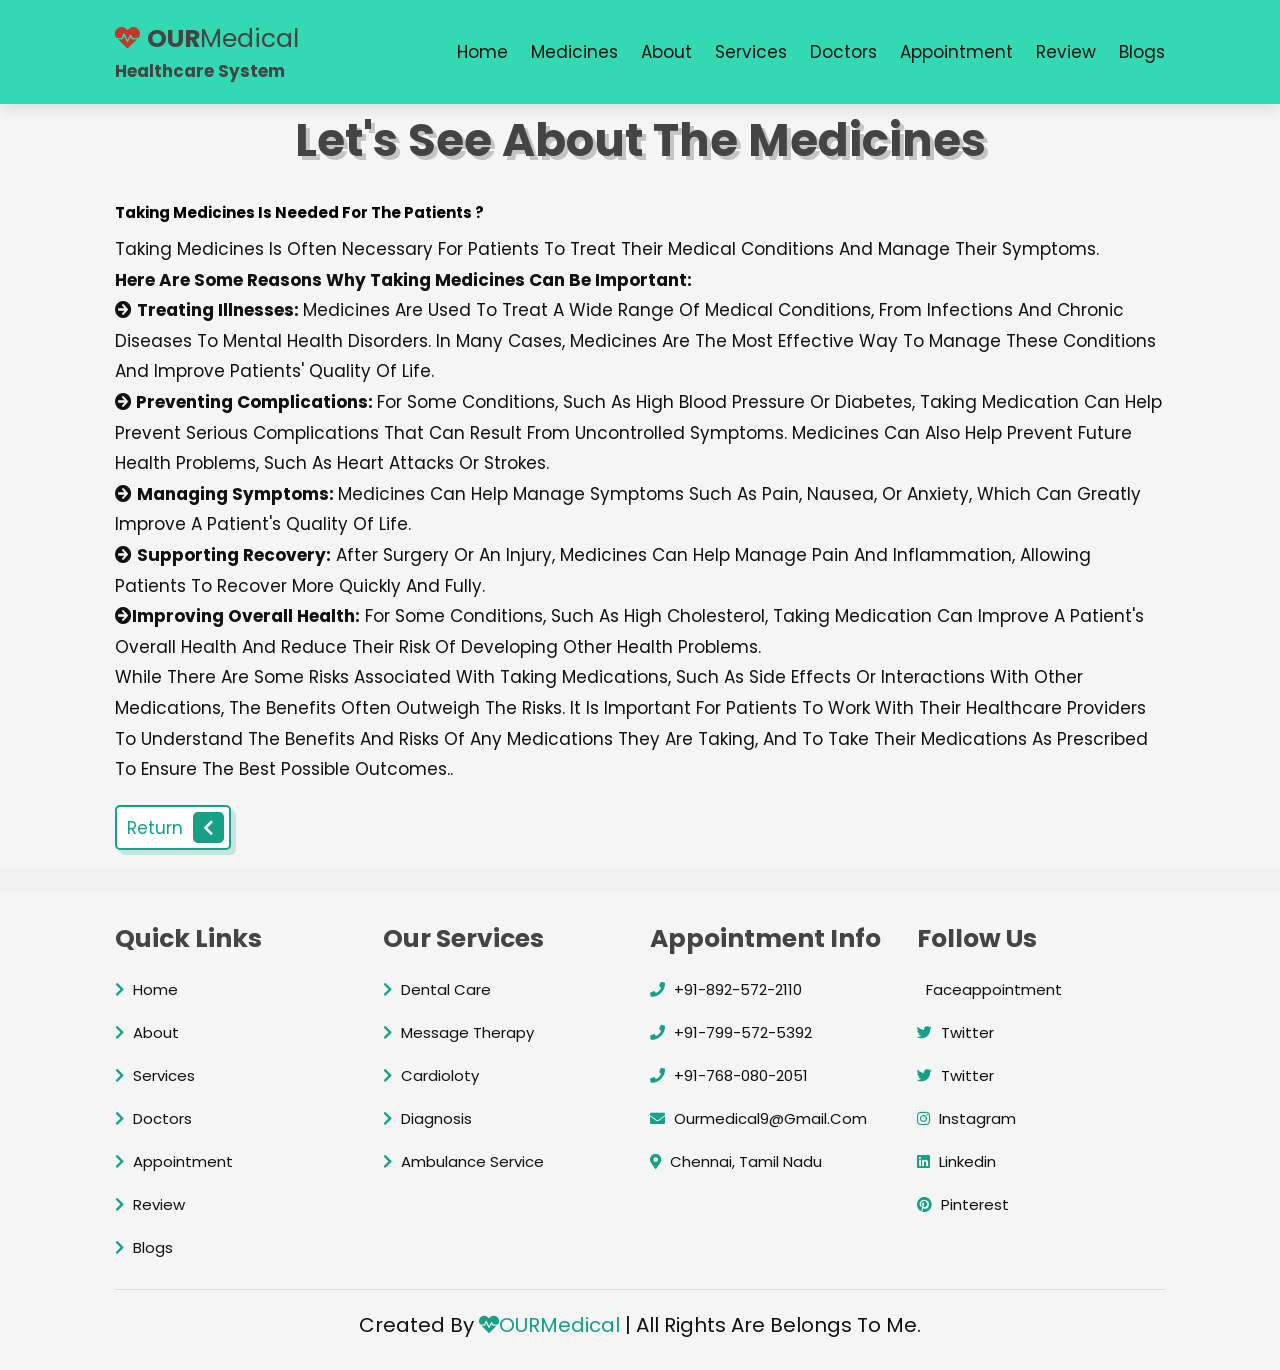
<file: medic.html>
<!DOCTYPE html>
<html lang="en">
<head>
    <meta charset="UTF-8">
    <meta http-equiv="X-UA-Compatible" content="IE=edge">
    <meta name="viewport" content="width=device-width, initial-scale=1.0">
    <title>OURMedical</title>
    <link rel="icon" href="Favicon.png">

    <!-- font awesome cdn link  -->
    <link rel="stylesheet" href="https://cdnjs.cloudflare.com/ajax/libs/font-awesome/5.15.4/css/all.min.css">

    <!-- custom css file link  -->
    <link rel="stylesheet" href="css/style.css">

</head>
<body>
    
        <!-- header section starts  -->
        
        <header class="header">
        
            <a href="#" class="logo"> <i class="fas fa-heartbeat"></i> <strong>OUR</strong>Medical <br><h6>healthcare system</h6></a>
        
            <nav class="navbar">
                <a href="index.html">home</a>
                <a href="medico/index.html">medicines</a>
                <a href="index.html#about">about</a>
                <a href="index.html#services">services</a>
                <a href="index.html#doctors">doctors</a>
                <a href="index.html#appointment">appointment</a>
                <a href="index.html#review">review</a>
                <a href="index.html#blogs">blogs</a>
                
            </nav>
        
            <div id="menu-btn" class="fas fa-bars"></div>
        
        </header>
        <section class="home" id="home">
            <!-- <div class="image">
                <img src="image/home-img.svg" alt="">
            </div> -->
        
            <div class="topic">
                <h1>let's see about the Medicines</h1>
                <strong><h2>Taking Medicines is needed for the patients  ?</h2></strong>
                <ol><p> Taking medicines is often necessary for patients to treat their medical conditions and manage their symptoms.  <br>
                    <u><strong>Here are some reasons why taking medicines can be important:</strong></u><br>
                   <i class="fa fa-arrow-circle-right"></i> <u><strong>Treating illnesses: </strong></u> Medicines are used to treat a wide range of medical conditions, from infections and chronic diseases to mental health disorders. In many cases, medicines are the most effective way to manage these conditions and improve patients' quality of life. <br>
                     
                   <i class="fa fa-arrow-circle-right"></i><u><strong> Preventing complications: </strong></u> For some conditions, such as high blood pressure or diabetes, taking medication can help prevent serious complications that can result from uncontrolled symptoms. Medicines can also help prevent future health problems, such as heart attacks or strokes.<br>
                     
                   <i class="fa fa-arrow-circle-right"></i> <u><strong>  Managing symptoms: </strong></u> Medicines can help manage symptoms such as pain, nausea, or anxiety, which can greatly improve a patient's quality of life. <br>
                     
                   <i class="fa fa-arrow-circle-right"></i> <u><strong>Supporting recovery:</strong></u>   After surgery or an injury, medicines can help manage pain and inflammation, allowing patients to recover more quickly and fully. <br>
                     
                   <i class="fa fa-arrow-circle-right"></i><u><strong>Improving overall health:</strong></u>   For some conditions, such as high cholesterol, taking medication can improve a patient's overall health and reduce their risk of developing other health problems. <br>
                     
                   While there are some risks associated with taking medications, such as side effects or interactions with other medications, the benefits often outweigh the risks. It is important for patients to work with their healthcare providers to understand the benefits and risks of any medications they are taking, and to take their medications as prescribed to ensure the best possible outcomes..</p></ol>
                
                <a href="index.html" class="btn"> return <span class="fas fa-chevron-left"></span> </a>
            </div>
        
        </section>
        <h1></h1>
        
        <section class="footer">

            <div class="box-container">
        
                <div class="box">
                    <h3>quick links</h3>
                    <a href="#home"> <i class="fas fa-chevron-right"></i> home </a>
                    <a href="#about"> <i class="fas fa-chevron-right"></i> about </a>
                    <a href="#services"> <i class="fas fa-chevron-right"></i> services </a>
                    <a href="#doctors"> <i class="fas fa-chevron-right"></i> doctors </a>
                    <a href="#appointment"> <i class="fas fa-chevron-right"></i> appointment </a>
                    <a href="#review"> <i class="fas fa-chevron-right"></i> review </a>
                    <a href="#blogs"> <i class="fas fa-chevron-right"></i> blogs </a>
                </div>
        
                <div class="box">
                    <h3>our services</h3>
                    <a href="#"> <i class="fas fa-chevron-right"></i> dental care </a>
                    <a href="#"> <i class="fas fa-chevron-right"></i> message therapy </a>
                    <a href="#"> <i class="fas fa-chevron-right"></i> cardioloty </a>
                    <a href="#"> <i class="fas fa-chevron-right"></i> diagnosis </a>
                    <a href="#"> <i class="fas fa-chevron-right"></i> ambulance service </a>
                </div>
        
                <div class="box">
                    <h3>appointment info</h3>
                    <a href="tel:8925722110"> <i class="fas fa-phone"></i> +91-892-572-2110  </a>
                    <a href="tel:7995725392"> <i class="fas fa-phone"></i> +91-799-572-5392 </a>
                    <a href="tel:7680802051"> <i class="fas fa-phone"></i> +91-768-080-2051</a>
                    <a href="mailto:goggalaajayraj@gmail.com"> <i class="fas fa-envelope"></i> ourmedical9@gmail.com </a>
                    <a href="https://www.google.com/maps/place/Dr.+M.G.R.+Educational+And+Research+Institute+university/@13.069378,80.1757722,17z/data=!3m1!4b1!4m5!3m4!1s0x3a5261504145fe7d:0x58810f43c3a748ae!8m2!3d13.069378!4d80.1779609"> <i class="fas fa-map-marker-alt"></i> Chennai, Tamil Nadu </a>
                </div>
        
                <div class="box">
                    <h3>follow us</h3>
                    <a href="#"> <i class="fab fa-faceappointment-f"></i> faceappointment </a>
                    <a href="#"> <i class="fab fa-twitter"></i> twitter </a>
                    <a href="#"> <i class="fab fa-twitter"></i> twitter </a>
                    <a href="#"> <i class="fab fa-instagram"></i> instagram </a>
                    <a href="#"> <i class="fab fa-linkedin"></i> linkedin </a>
                    <a href="#"> <i class="fab fa-pinterest"></i> pinterest </a>
                </div>
        
            </div>
        
            <div class="credit"> created by <span><i class="fas fa-heartbeat"></i>OURMedical</span> | all rights are belongs to me.</div>
        
        </section>
        
        <!-- footer section ends -->
        
        
        <!-- js file link  -->
        <script src="js/script.js"></script>
</body>
</html>
</file>
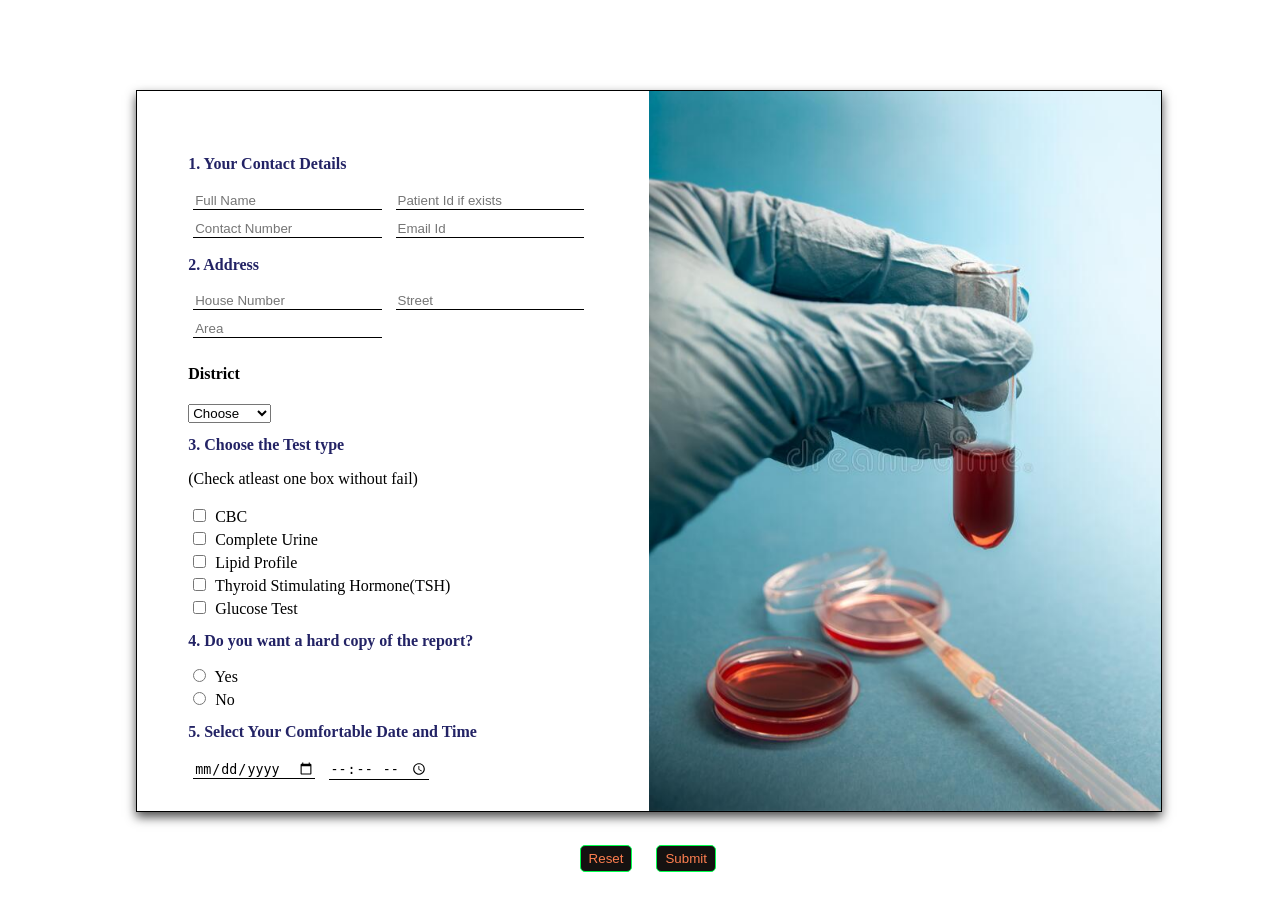
<file: medico/labTestForm.html>
<!DOCTYPE html>
<html lang="en">

<head>
    <meta charset="UTF-8">
    <meta http-equiv="X-UA-Compatible" content="IE=edge">
    <meta name="viewport" content="width=device-width, initial-scale=1.0">
    <title>Lab Test Form</title>
    <link rel="stylesheet" href="labTestForm.css">
</head>

<body>
    <form action="">
        <section>
            <aside>
                <img src="Images/Lab-Test/lab-test.jpg" alt="">
            </aside>
            <div id="form-details">
                <article class="patient-details">
                    <h2>1. Your Contact Details</h2>
                    <input type="text" name="full_name" placeholder="Full Name" required>
                    <input type="text" name="id" placeholder="Patient Id if exists"><br>
                    <input type="number" name="contact_number" placeholder="Contact Number" required>
                    <input type="email" name="email" placeholder="Email Id">
                </article>

                <article class="patient-details">
                    <h2>2. Address</h2>
                    <input type="text" name="house-no" placeholder="House Number" required>
                    <input type="text" name="street" placeholder="Street" required><br>
                    <input type="text" name="area" placeholder="Area" required> <br>
                    <h4>District</h4>
                    <select name="district" id="district" required>
                        <option value="choose">Choose</option>
                        <option value="AGR">Agra</option>
                        <option value="NDL">New Delhi</option>
                        <option value="GRG">Gurugram</option>
                        <option value="CHE">Chennai</option>
                        <option value="LKO">Lucknow</option>
                        <option value="JPR">Jaipur</option>
                        <option value="NOD">Noida</option>
                    </select>
                </article>

                <article>
                    <h2>3. Choose the Test type</h2>
                    <p>(Check atleast one box without fail)</p>
                    <input type="checkbox" id="cb1" name="option1" value="CBC">
                    <label for="cb1">CBC</label>
                    <br>
                    <input type="checkbox" id="cb2" name="option2" value="Complete Urine">
                    <label for="cb2">Complete Urine</label>
                    <br>
                    <input type="checkbox" id="cb3" name="option3" value="Lipid Profile">
                    <label for="cb3">Lipid Profile</label>
                    <br>
                    <input type="checkbox" id="cb4" name="option4" value="TSH">
                    <label for="cb4">Thyroid Stimulating Hormone(TSH)</label>
                    <br>
                    <input type="checkbox" id="cb5" name="option5" value="Glucose Test">
                    <label for="cb5">Glucose Test</label>
                </article>

                <article>
                    <h2>4. Do you want a hard copy of the report?</h2>
                    <input type="radio" id="r1" name="option" value="Yes" required>
                    <label for="r1">Yes</label>
                    <br>
                    <input type="radio" id="r2" name="option" value="No">
                    <label for="r2">No</label>
                </article>

                <article>
                    <h2>5. Select Your Comfortable Date and Time</h2>
                    <input id="special" type="date" value="Date" required>
                    <input id="special" type="time" value="time" required>
                </article>
            </div>
        </section>

        <div id="button">
            <input type="reset">
            <input type="submit">
        </div>
    </form>
</body>

</html>
</file>
<file: css/style.css>
@import url('https://fonts.googleapis.com/css2?family=Poppins:wght@100;200;300;400;500;600;700&display=swap');

:root{
    --green:#16a085;
    --black:#444;
    --light-color:#111;
    --box-shadow:.5rem .5rem 0 rgba(22, 160, 133, .2);
    --text-shadow:.4rem .4rem 0 rgba(0, 0, 0, .2);
    --border:.2rem solid var(--green);
}

*{
    font-family: 'Poppins', sans-serif;
    margin:0; padding: 0;
    box-sizing: border-box;
    outline: none; border: none;
    text-transform: capitalize;
    transition: all .2s ease-out;
    text-decoration: none;
}

html{
    font-size: 62.5%;
    overflow-x: hidden;
    scroll-padding-top: 7rem;
    scroll-behavior: smooth;
}

section{
    padding:2rem 9%;
}

section:nth-child(even){
    background: #f5f5f5;
}

.heading{
    text-align: center;
    padding-bottom: 2rem;
    text-shadow: var(--text-shadow);
    text-transform: uppercase;
    color:var(--black);
    font-size: 5rem;
    letter-spacing: .4rem;
}

.heading span{
    text-transform: uppercase;
    color:var(--green);
}

.btn{
    display: inline-block;
    margin-top: 1rem;
    padding: .5rem;
    padding-left: 1rem;
    border:var(--border);
    border-radius: .5rem;
    box-shadow: var(--box-shadow);
    color:var(--green);
    cursor: pointer;
    font-size: 1.7rem;
    background: #fff;
}

.btn span{
    padding:.7rem 1rem;
    border-radius: .5rem;
    background: var(--green);
    color:#fff;
    margin-left: .5rem;
}

.btn:hover{
    background: var(--green);
    color:#fff;
}

.btn:hover span{
    color: var(--green);
    background:#fff;
    margin-left: 1rem;
}

.header{
    padding:2rem 9%;
    position: fixed;
    top:0; left: 0; right: 0;
    z-index: 1000;
    box-shadow: 0 .5rem 1.5rem rgba(0, 0, 0, .1);
    display: flex;
    align-items: center;
    justify-content: space-between;
    background: #33d9b2;
}

.header .logo{
    font-size: 2.5rem;
    color: var(--black);
}

.header .logo i{
    color: #c0392b;
}

.header .navbar a{
    font-size: 1.7rem;
    color: var(--light-color);
    margin-left: 2rem;
}

.header .navbar a:hover{
    color:red;
}

#menu-btn{
    font-size: 2.5rem;
    border-radius: .5rem;
    background: var(--green);
    color:#fff;
    padding: 1rem 1.5rem;
    cursor: pointer;
    display: none;
}

.home{
    display: flex;
    align-items: center;
    flex-wrap: wrap;
    gap:1.5rem;
    padding-top: 10rem;
}

.home .image{
    flex:1 1 45rem;
}

.home .image img{
    width: 100%;
}

.home .content{
    flex:1 1 45rem;
}

.home .content h3{
    font-size: 4.5rem;
    color:var(--black);
    line-height: 1.8;
    text-shadow: var(--text-shadow);
}

.home .content p{
    font-size: 1.7rem;
    color:var(--light-color);
    line-height: 1.8;
    padding: 1rem 0;
}

.icons-container{
    display: grid;
    gap:2rem;
    grid-template-columns: repeat(auto-fit, minmax(20rem, 1fr));
    padding-top: 5rem;
    padding-bottom: 5rem;
}

.icons-container .icons{
    border:var(--border);
    box-shadow: var(--box-shadow);
    border-radius: .5rem;
    text-align: center;
    padding: 2.5rem;
}

.icons-container .icons i{
    font-size: 4.5rem;
    color:var(--green);
    padding-bottom: .7rem;
}

.icons-container .icons h3{
    font-size: 4.5rem;
    color:var(--black);
    padding: .5rem 0;
    text-shadow: var(--text-shadow);
}

.icons-container .icons p{
    font-size: 1.7rem;
    color:var(--light-color);
}

.about .row{
    display: flex;
    align-items: center;
    flex-wrap: wrap;
    gap:2rem;
}

.about .row .image{
    flex:1 1 45rem;
}

.about .row .image img{
    width: 100%;
}

.about .row .content{
    flex:1 1 45rem;
}

.about .row .content h3{
    color: var(--black);
    text-shadow: var(--text-shadow);
    font-size: 4rem;
    line-height: 1.8;
}

.about .row .content p{
    color: var(--light-color);
    padding:1rem 0;
    font-size: 1.5rem;
    line-height: 1.8;
}


.services .box-container{
    display: grid;
    grid-template-columns: repeat(auto-fit, minmax(27rem, 1fr));
    gap:2rem;
}

.services .box-container .box{
    background:#fff;
    border-radius: .5rem;
    box-shadow: var(--box-shadow);
    border:var(--border);
    padding: 2.5rem;
}

.services .box-container .box i{
    color: var(--green);
    font-size: 5rem;
    padding-bottom: .5rem;
}

.services .box-container .box h3{
    color: var(--black);
    font-size: 2.5rem;
    padding:1rem 0;
}

.services .box-container .box p{
    color: var(--light-color);
    font-size: 1.4rem;
    line-height: 2;
}


.doctors .box-container{
    display: grid;
    grid-template-columns: repeat(auto-fit, minmax(30rem, 1fr));
    gap:2rem;
}

.doctors .box-container .box{
    text-align: center;
    background:#fff;
    border-radius: .5rem;
    border:var(--border);
    box-shadow: var(--box-shadow);
    padding:2rem;
}

.doctors .box-container .box img{
    height: 20rem;
    border:var(--border);
    border-radius: .5rem;
    margin-top: 1rem;
    margin-bottom: 1rem;
}

.doctors .box-container .box h3{
    color:var(--black);
    font-size: 2.5rem;
}

.doctors .box-container .box span{
    color:var(--green);
    font-size: 1.5rem;
}

.doctors .box-container .box .share{
    padding-top: 2rem;
}

.doctors .box-container .box .share a{
    height: 5rem;
    width: 5rem;
    line-height: 4.5rem;
    font-size: 2rem;
    color:var(--green);
    border-radius: .5rem;
    border:var(--border);
    margin:.3rem;
}

.doctors .box-container .box .share a:hover{
    background:var(--green);
    color:#fff;
    box-shadow: var(--box-shadow);
}

.appointment .row{
    display: flex;
    align-items: center;
    flex-wrap: wrap;
    gap:2rem;
}
 
.appointment .row .image{
    flex:1 1 45rem;
}

.appointment .row .image img{
    width: 100%;
}

.appointment .row form{
    flex:1 1 45rem;
    background: #fff;
    border:var(--border);
    box-shadow: var(--box-shadow);
    text-align: center;
    padding: 2rem;
    border-radius: .5rem;
}
.appointment .row form .message{
    margin-bottom: 2rem;
    border-radius: .5rem;
    padding: 1.5rem 1rem;
    font-size: 1.7rem;
    text-align: center;

}
.appointment .row form h3{
    color:var(--black);
    padding-bottom: 1rem;
    font-size: 3rem;
}

.appointment .row form .box{
    width: 100%;
    margin:.7rem 0;
    border-radius: .5rem;
    border:var(--border);
    font-size: 1.6rem;
    color: var(--black);
    text-transform: none;
    padding: 1rem;
}

.appointment .row form .btn{
    padding:1rem 4rem;
}

.review .box-container{
    display: grid;
    grid-template-columns: repeat(auto-fit, minmax(27rem, 1fr));
    gap:2rem;
}

.review .box-container .box{
    border:var(--border);
    box-shadow: var(--box-shadow);
    border-radius: .5rem;
    padding:2.5rem;
    background: #fff;
    text-align: center;
    position: relative;
    overflow: hidden;
    z-index: 0;
}

.review .box-container .box img{
    height: 10rem;
    width: 10rem;
    border-radius: 50%;
    object-fit: cover;
    border:.5rem solid #fff;
}

.review .box-container .box h3{
    color:#fff;
    font-size: 2.2rem;
    padding:.5rem 0;
}

.review .box-container .box .stars i{
    color:#fff;
    font-size: 1.5rem;
}

.review .box-container .box .text{
    color:var(--light-color);
    line-height: 1.8;
    font-size: 1.6rem;
    padding-top: 4rem;
}

.review .box-container .box::before{
    content: '';
    position: absolute;
    top:-4rem; left: 50%;
    transform:translateX(-50%);
    background:var(--green);
    border-bottom-left-radius: 50%;
    border-bottom-right-radius: 50%;
    height: 25rem;
    width: 120%;
    z-index: -1;
}

.blogs .box-container{
    display: grid;
    grid-template-columns: repeat(auto-fit, minmax(30rem, 1fr));
    gap:2rem;
}

.blogs .box-container .box{
    border:var(--border);
    box-shadow: var(--box-shadow);
    border-radius: .5rem;
    padding: 2rem;
}

.blogs .box-container .box .image{
    height: 20rem;
    overflow:hidden;
    border-radius: .5rem;
}

.blogs .box-container .box .image img{
    height: 100%;
    width: 100%;
    object-fit: cover;
}

.blogs .box-container .box:hover .image img{
    transform:scale(1.2);
}

.blogs .box-container .box .content{
    padding-top: 1rem;
}

.blogs .box-container .box .content .icon{
    padding: 1rem 0;
    display: flex;
    align-items: center;
    justify-content: space-between;
}

.blogs .box-container .box .content .icon a{
    font-size: 1.4rem;
    color: var(--light-color);
}

.blogs .box-container .box .content .icon a:hover{
    color:var(--green);
}

.blogs .box-container .box .content .icon a i{
    padding-right: .5rem;
    color: var(--green);
}

.blogs .box-container .box .content h3{
    color:var(--black);
    font-size: 3rem;
}

.blogs .box-container .box .content p{
    color:var(--light-color);
    font-size: 1.5rem;
    line-height: 1.8;
    padding:1rem 0;
}

.footer .box-container{
    display: grid;
    grid-template-columns: repeat(auto-fit, minmax(22rem, 1fr));
    gap:2rem;
}

.footer .box-container .box h3{
    font-size: 2.5rem;
    color:var(--black);
    padding: 1rem 0;
}

.footer .box-container .box a{
    display: block;
    font-size: 1.5rem;
    color:var(--light-color);
    padding: 1rem 0;
}

.footer .box-container .box a i{
    padding-right: .5rem;
    color:var(--green);
}

.footer .box-container .box a:hover i{
    padding-right:2rem;
}

.footer .credit{
    padding: 1rem;
    padding-top: 2rem;
    margin-top: 2rem;
    text-align: center;
    font-size: 2rem;
    color:var(--light-color);
    border-top: .1rem solid rgba(0, 0, 0, .1);
}

.footer .credit span{
    color:var(--green);
}









/* media queries  */
@media (max-width:991px){

    html{
        font-size: 55%;
    }

    .header{
        padding: 2rem;
    }

    section{
        padding:2rem;
    }

}

@media (max-width:768px){

    #menu-btn{
        display: initial;
    }

    .header .navbar{
        position: absolute;
        top:115%; right: 2rem;
        border-radius: .5rem;
        box-shadow: var(--box-shadow);
        width: 30rem;
        border: var(--border);
        background: #fff;
        transform: scale(0);
        opacity: 0;
        transform-origin: top right;
        transition: none;
    }

    .header .navbar.active{
        transform: scale(1);
        opacity: 1;
        transition: .2s ease-out;
    }

    .header .navbar a{
        font-size: 2rem;
        display: block;
        margin:2.5rem;
    }

}

@media (max-width:450px){

    html{
        font-size: 50%;
    }

}
/* ................................................................................................ */
body {
	margin: 0;
	padding: 0;
	background-color: #f2f2f2;
	font-family: Arial, sans-serif;
}

.container {
	margin: 50px auto;
	width: 400px;
	background-color: #fff;
	padding: 20px;
	box-shadow: 0px 0px 10px 0px rgba(0,0,0,0.5);
}

h1 {
	margin: 0 0 20px 0;
	text-align: center;
}

.form-group {
	margin: 10px 0;
}

label {
	display: block;
	margin-bottom: 5px;
}

input[type="tel"],
input[type="text"] {
	width: 100%;
	padding: 10px;
	border-radius: 5px;
	border: 1px solid #ccc;
}

button[type="button"],
button[type="submit"] {
	background-color: #007bff;
	color: #fff;
	padding: 10px 20px;
	border: none;
	border-radius: 5px;
	cursor: pointer;
	transition: background-color 0.2s ease;
}

button[type="button"]:hover,
button[type="submit"]:hover {
	background-color: #0069d9;
}
/* ................................................................. */
/* check-up styling */
.home .topic{
    flex:1 1 45rem;
}
.home.topic.h2{
    font-size: 3.5rem;
    color:var(--black);
    line-height: 1.0;
}
.home .topic h1{
    font-size: 4.5rem;
    color:var(--black);
    line-height: 1.8;
    text-shadow: var(--text-shadow);
}

.home .topic p{
    font-size: 1.7rem;
    color:var(--light-color);
    line-height: 1.8;
    padding: 1rem 0;
}
</file>
<file: medico/style.css>
@import url('https://fonts.googleapis.com/css2?family=Bree+Serif&display=swap');

* {
    margin: 0;
    padding: 0;
}

.header {
    width: 100%;
    height: 20%;
    background-color: rgb(81, 245, 204);
    color: rgb(10, 23, 11);
    font-family: 'Bree Serif', serif;
    text-align: center;
}

.header h1 {
    margin-right: 5%;
}

.navbar {
    background-color: rgb(44, 233, 173);
    line-height: normal;
    position: sticky;
    top: 0;
    z-index: 1;
}

.navbar ul {
    display: flex;
    flex-direction: row;
    color: azure;
    font-family: 'Bree Serif', serif;
}

.navbar ul li {
    list-style: none;
    padding-right: 3%;
    padding-left: 2%;
    padding-top: 1%;
    padding-bottom: 1%;
    font-size: calc(0.75em + 1vw);
}

.navbar ul li:hover {
    cursor: pointer;
    border-radius: 10px;
    background-color: rgb(2, 128, 128);
    transition: 0.5s ease-in-out;
}

.navbar ul li a {
    text-decoration: none;
    color: white;

}

.dropdown {
    display: none;
    margin-top: 1%;
    line-height: normal
}

.dropdown .submenu {
    line-height: normal;
}

.dropdown .submenu li {
    padding: 0;
    display: block;
}

.navbar ul li:hover .dropdown {
    display: block;
    position: absolute;
    background-color: rgb(19, 17, 17);
    margin-left: -15px;
}

.navbar ul li:hover .submenu {
    display: block;
}

#offers {
    overflow: hidden;
    border: 3px solid steelblue;
    margin: 5px;
    width: 90%;
    margin: 0 5%;
}

#offers figure {
    position: relative;
    width: 600%;
    margin: 0;
    left: 0;
    z-index: -1;
    animation: 20s slider infinite;
}

#offers figure img {
    width: 16.66%;
    float: left;
    height: 70vh;
}

@keyframes slider {
    0% {
        left: 0;
    }

    16.66% {
        left: 0;
    }

    21.66% {
        left: -100%;
    }

    36.66% {
        left: -100%;
    }

    41.66% {
        left: -200%;
    }

    56.66% {
        left: -200%;
    }

    61.66% {
        left: -300%;
    }

    76.66% {
        left: -300%;
    }

    81.66% {
        left: -400%;
    }

    96.66% {
        left: -400%;
    }

    100% {
        left: -500%;
    }
}


.products {
    height: 160%;
    margin: 5vh 1vw;
    border: 5px solid rgb(119, 212, 135);
    background-image: linear-gradient(to bottom left, lightgray, rgb(103, 161, 111), slategray);
    font-family: 'Bree Serif', serif;
}

.products h1 {
    margin-left: 3%;
    font-size: 2.5rem;
}

.cart {
    margin: 3% 2%;
    display: grid;
    grid-template-columns: repeat(auto-fill, minmax(290px, 1fr));
    background-color: rgb(225, 235, 241);
}

.cart-header {
    font-size: 1.8rem;
    margin-left: 7%;
}

.cart img {
    margin-top: 2vh;
    margin-bottom: 2vh;
    margin-left: 8%;
    height: 52%;
    width: 80%;
    box-shadow: 10px 5px 5px rgb(105, 102, 102);
}

.cart img:hover {
    transform: scale(1.1);
}

.cart p {
    margin-left: 8%;
}

.products .btn {
    border: 1px solid steelblue;
    border-radius: 10px;
    margin: 5%;
    margin-left: 7%;
    padding: 5% 25%;
    color: coral;
    letter-spacing: 2%;
    font-size: 1.3rem;
    font-family: 'Bree Serif', serif;
    cursor: pointer;
}
.product .see{
    /* border: 1px solid steelblue;
    border-radius: 10px; */
    margin: 5%;
    margin-left: 7%;
    padding : 5% 25%;
    color: rgb(12, 11, 10);
    letter-spacing: 2%;
    font-size: 1.3rem;
    font-family: 'Bree Serif', serif;
    cursor: pointer;
}
.products .btn:active {
    background-color: rgb(59, 234, 100);
    border: 1px solid rgb(0, 255, 76);
}

/* .footer {
    height: 5vh;
    background-color: black;
    color: white;
    font-family: 'Bree Serif', serif;
    text-align: center;
} */
.footer .credit{
    padding: 1rem;
    padding-top: 2rem;
    margin-top: 2rem;
    text-align: center;
    font-size: 2rem;
    color:var(--light-color);
    border-top: .1rem solid rgba(0, 0, 0, .1);
}

.footer .credit span{
    color:var(--green);
}

@media screen and (max-width: 1243px) and (max-height: 1080px) {

    .navbar ul li:hover .dropdown {
        margin-left: 0;
    }

    #offers figure img {

        height: 50vh;
    }

    .product {
        width: 90%;
        height: 80%;
    }
}

@media screen and (max-width: 1000px) {

    #offers figure img {
        height: 50vh;
    }

    @media screen and (max-width: 682px) {

        #offers figure img {
            height: 35vh;
        }

        .product {
            align-items: center;
            width: 100%;
            height: 65%;
        }
    }

    @media screen and (max-width: 350px) {

        .navbar ul li {
            font-size: calc(0.5em + 1vw);
        }
    }
}
</file>
<file: style1.css>
@import url('https://fonts.googleapis.com/css?family=Poppins:400,500,600,700,800,900');

body{
	font-family: 'Poppins', sans-serif;
	font-weight: 300;
	font-size: 15px;
	line-height: 1.7;
	color: #0279b0;
	background-image:url(login.jpeg);
  background-repeat: no-repeat;
  background-attachment: fixed;
  background-size: cover;
	overflow-x: hidden;
}
a {
	cursor: pointer;
  transition: all 200ms linear;
}
a:hover {
	text-decoration: none;
}
.link {
  color: #c4c3ca;
}
.link:hover {
  color: #ffeba7;
}
p {
  font-weight: 500;
  font-size: 14px;
  line-height: 1.7;
}
h4 {
  font-weight: 600;
}
h6 span{
  padding: 0 20px;
  text-transform: uppercase;
  font-weight: 700;
}
.section{
  position: relative;
  width: 100%;
  display: block;
}
.full-height{
  min-height: 100vh;
}
[type="checkbox"]:checked,
[type="checkbox"]:not(:checked){
  position: absolute;
  left: -9999px;
}
.checkbox:checked + label,
.checkbox:not(:checked) + label{
  position: relative;
  display: block;
  text-align: center;
  width: 60px;
  height: 16px;
  border-radius: 8px;
  padding: 0;
  margin: 10px auto;
  cursor: pointer;
  background-color: #ffeba7;
}
.checkbox:checked + label:before,
.checkbox:not(:checked) + label:before{
  position: absolute;
  display: block;
  width: 36px;
  height: 36px;
  border-radius: 50%;
  color: #ffeba7;
  background-color: #4fdb17;
  font-family: 'unicons';
  content: '\eb4f';
  z-index: 20;
  top: -10px;
  left: -10px;
  line-height: 36px;
  text-align: center;
  font-size: 24px;
  transition: all 0.5s ease;
}
.checkbox:checked + label:before {
  transform: translateX(44px) rotate(-270deg);
}


.card-3d-wrap {
  position: relative;
  width: 440px;
  max-width: 100%;
  height: 400px;
  -webkit-transform-style: preserve-3d;
  transform-style: preserve-3d;
  perspective: 800px;
  margin-top: 60px;
}
.card-3d-wrapper {
  width: 100%;
  height: 100%;
  position:absolute;    
  top: 0;
  left: 0;  
  -webkit-transform-style: preserve-3d;
  transform-style: preserve-3d;
  transition: all 600ms ease-out; 
}
.card-front, .card-back {
  width: 100%;
  height: 100%;
  background-color: #050505;
  border: #ffeba7;
  background-image: url('https://s3-us-west-2.amazonaws.com/s.cdpn.io/1462889/pat.svg');
  background-position: bottom center;
  background-repeat: no-repeat;
  background-size: 300%;
  position: absolute;
  border-radius: 20%;
  left: 0;
  top: 0;
  -webkit-transform-style: preserve-3d;
  transform-style: preserve-3d;
  -webkit-backface-visibility: hidden;
  -moz-backface-visibility: hidden;
  -o-backface-visibility: hidden;
  backface-visibility: hidden;
}
.card-back {
  transform: rotateY(180deg);
}
.checkbox:checked ~ .card-3d-wrap .card-3d-wrapper {
  transform: rotateY(180deg);
}
.center-wrap{
  position: absolute;
  width: 100%;
  padding: 0 35px;
  top: 50%;
  left: 0;
  transform: translate3d(0, -50%, 35px) perspective(100px);
  z-index: 20;
  display: block;
}


.form-group{ 
  position: relative;
  display: block;
    margin: 0;
    padding: 0;
}
.form-style {
  padding: 13px 20px;
  padding-left: 55px;
  height: 48px;
  width: 100%;
  font-weight: 500;
  border-radius: 4px;
  font-size: 14px;
  line-height: 22px;
  letter-spacing: 0.5px;
  outline: none;
  color: #c4c3ca;
  background-color: #1f2029;
  border: none;
  -webkit-transition: all 200ms linear;
  transition: all 200ms linear;
  box-shadow: 0 4px 8px 0 rgba(21,21,21,.2);
}
.form-style:focus,
.form-style:active {
  border: none;
  outline: none;
  box-shadow: 0 4px 8px 0 rgba(21,21,21,.2);
}
.input-icon {
  position: absolute;
  top: 0;
  left: 18px;
  height: 48px;
  font-size: 24px;
  line-height: 48px;
  text-align: left;
  color: #ffeba7;
  -webkit-transition: all 200ms linear;
    transition: all 200ms linear;
}

.form-group input:-ms-input-placeholder  {
  color: #c4c3ca;
  opacity: 0.7;
  -webkit-transition: all 200ms linear;
    transition: all 200ms linear;
}
.form-group input::-moz-placeholder  {
  color: #c4c3ca;
  opacity: 0.7;
  -webkit-transition: all 200ms linear;
    transition: all 200ms linear;
}
.form-group input:-moz-placeholder  {
  color: #c4c3ca;
  opacity: 0.7;
  -webkit-transition: all 200ms linear;
    transition: all 200ms linear;
}
.form-group input::-webkit-input-placeholder  {
  color: #c4c3ca;
  opacity: 0.7;
  -webkit-transition: all 200ms linear;
    transition: all 200ms linear;
}
.form-group input:focus:-ms-input-placeholder  {
  opacity: 0;
  -webkit-transition: all 200ms linear;
    transition: all 200ms linear;
}
.form-group input:focus::-moz-placeholder  {
  opacity: 0;
  -webkit-transition: all 200ms linear;
    transition: all 200ms linear;
}
.form-group input:focus:-moz-placeholder  {
  opacity: 0;
  -webkit-transition: all 200ms linear;
    transition: all 200ms linear;
}
.form-group input:focus::-webkit-input-placeholder  {
  opacity: 0;
  -webkit-transition: all 200ms linear;
    transition: all 200ms linear;
}

.btn{  
  border-radius: 4px;
  height: 44px;
  font-size: 13px;
  font-weight: 600;
  text-transform: uppercase;
  -webkit-transition : all 200ms linear;
  transition: all 200ms linear;
  padding: 0 30px;
  letter-spacing: 1px;
  display: -webkit-inline-flex;
  display: -ms-inline-flexbox;
  display: inline-flex;
  -webkit-align-items: center;
  -moz-align-items: center;
  -ms-align-items: center;
  align-items: center;
  -webkit-justify-content: center;
  -moz-justify-content: center;
  -ms-justify-content: center;
  justify-content: center;
  -ms-flex-pack: center;
  text-align: center;
  border: none;
  background-color: #ffeba7;
  color: #102770;
  box-shadow: 0 8px 24px 0 rgba(255,235,167,.2);
}
.btn:active,
.btn:focus{  
  background-color: #102770;
  color: #ffeba7;
  box-shadow: 0 8px 24px 0 rgba(16,39,112,.2);
}
.btn:hover{  
  background-color: #102770;
  color: #ffeba7;
  box-shadow: 0 8px 24px 0 rgba(16,39,112,.2);
}




.logo {
	position: absolute;
	top: 30px;
	right: 30px;
	display: block;
	z-index: 100;
	transition: all 250ms linear;
}
.logo img {
	height: 26px;
	width: auto;
	display: block;
}
</file>
<file: medico/labTestForm.css>
h2 {
    color: rgba(1, 1, 77, 0.866);
    font-size: 1rem;
}

section {
    width: 80%;
    height: 80%;
    border: 1px solid black;
    position: absolute;
    top: 10%;
    margin-left: 10%;
    overflow-y: auto;
    box-shadow: 0 5px 10px rgba(0, 0, 0, 0.7);
}

aside {
    margin: 0;
    width: 50%;
    height: 100%;
    float: right;
    position: sticky;
    top: 0;
}

aside img {
    width: 100%;
    height: 100%;
}

#form-details {
    width: 40%;
    padding: 5%;
    height: auto;
}

#form-details input {
    margin: 5px;
    border: none;
    border-bottom: 1px solid black;
}

.patient-details input {
    width: 45%;
}

#button {
    position: absolute;
    bottom: 2%;
    left: 44.5%;
}

#button input {
    background-color: rgb(21, 18, 17);
    border: 1px solid rgb(0, 255, 76);
    color: coral;
    border-radius: 5px;
    margin: 10px;
    padding: 5px 8px;
}
</file>
